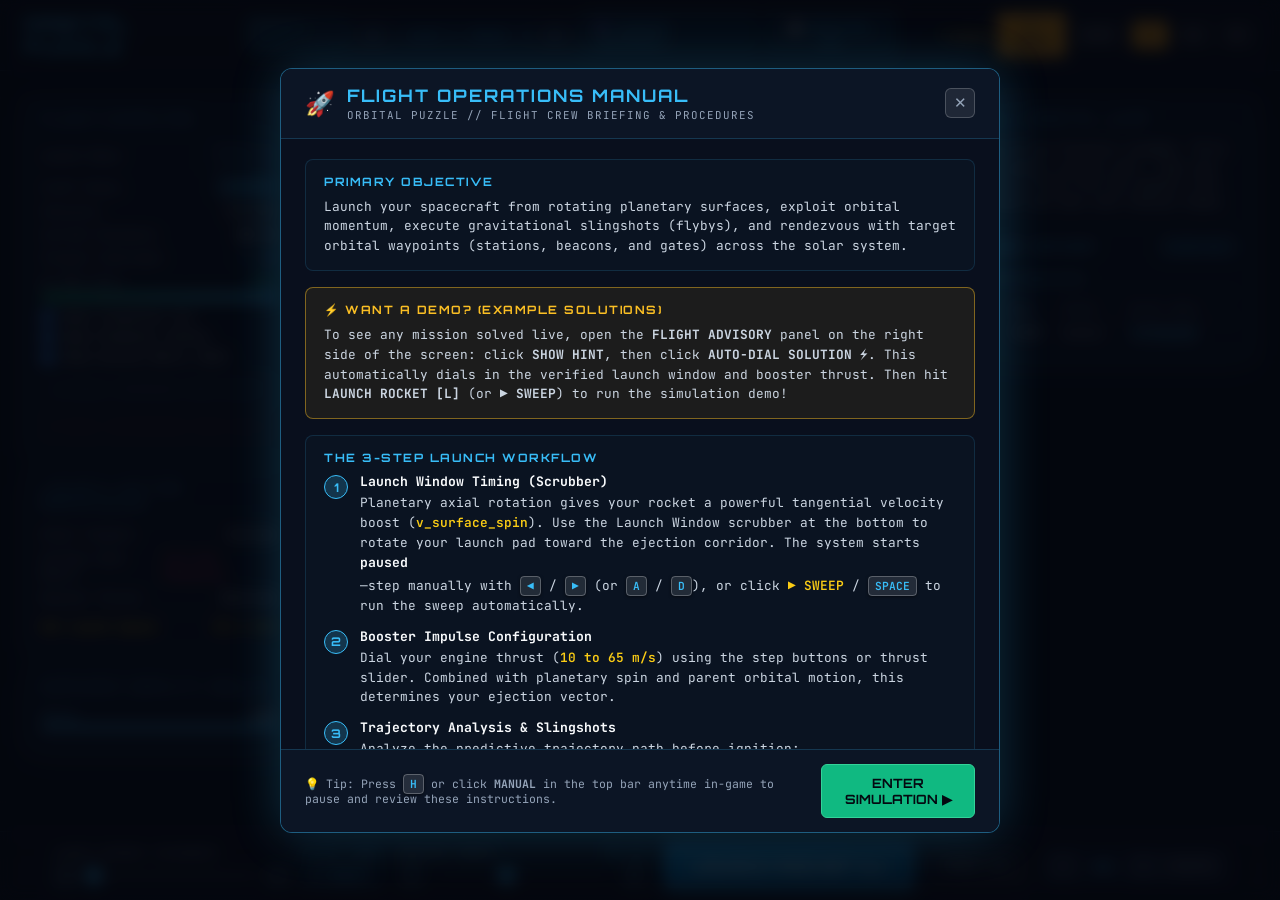
<file: index.html>
<!DOCTYPE html>
<html lang="en">
<head>
  <meta charset="UTF-8">
  <meta name="viewport" content="width=device-width, initial-scale=1.0">
  <title>Orbital Puzzle // Space Mechanics Prototype</title>
  <link rel="stylesheet" href="style.css">
</head>
<body>
  <!-- Canvas container for 2D Solar System simulation -->
  <div id="canvas-container">
    <canvas id="sim-canvas"></canvas>
  </div>

  <!-- UI HUD Layer -->
  <div class="ui-layer">
    <!-- Top Bar -->
    <header class="top-bar interactive">
      <div class="brand">
        <h1>ORBITAL PUZZLE</h1>
        <span class="tag">PHYSICS v0.2</span>
      </div>

      <!-- Scalable Level Navigator & Selector -->
      <div class="level-nav">
        <button class="lvl-nav-btn" id="btn-prev-lvl" title="Previous Mission [Q]">◀</button>
        <select id="select-level" class="hud-select level-dropdown">
          <option value="0">SANDBOX: Full 8 Planets</option>
          <optgroup label="CHAPTER 1: PLANETARY & MOON SUBSYSTEMS (TIER 3)">
            <option value="1" selected>Level 1: Orbital Jump (Terra Subsystem)</option>
            <option value="2">Level 2: The Moon Bridge (Terra & Luna Subsystem)</option>
            <option value="3">Level 3: Jovian Resonance (Zeus & Io Subsystem)</option>
            <option value="4">Level 4: Cronus Ring Run (Cronus & Titan Subsystem)</option>
          </optgroup>
          <optgroup label="CHAPTER 2: INTERPLANETARY SOLAR SYSTEMS (TIER 2)">
            <option value="5">Level 5: Inner Solar Leap (Sol & Astra)</option>
            <option value="6">Level 6: Martian Slingshot (Sol, Terra & Ares)</option>
            <option value="7">Level 7: Retrograde Vortex (Sol, Terra & Aphrodite)</option>
            <option value="8">Level 8: Jovian Catapult (Sol, Terra & Zeus)</option>
          </optgroup>
          <optgroup label="CHAPTER 3: MASTER CLASS MULTI-BODY SYSTEMS">
            <option value="9">Level 9: Triple Assist (Sol, Terra, Ares & Zeus)</option>
            <option value="10">Level 10: Grand Jovian Tour (Sol-to-Zeus Insertion)</option>
          </optgroup>
        </select>
        <button class="lvl-nav-btn" id="btn-next-lvl" title="Next Mission [E]">▶</button>
      </div>

      <!-- Time Controls & Manual -->
      <div class="time-bar">
        <a href="continuum_demo.html" class="manual-btn" style="text-decoration: none; border-color: rgba(56, 189, 248, 0.5); color: #38bdf8;" title="Automated Multi-Scale Cosmic Journey Demo">🌌 COSMIC JOURNEY</a>
        <button class="manual-btn" id="btn-open-manual" title="Flight Operations Manual [H]">📖 MANUAL [H]</button>
        <span class="clock-display" id="telemetry-time">T+00.0s</span>
        <button class="time-btn" id="btn-pause">❚❚ PAUSE</button>
        <button class="time-btn" data-speed="0.5">0.5×</button>
        <button class="time-btn active" data-speed="1.0">1×</button>
        <button class="time-btn" data-speed="2.0">2×</button>
        <button class="time-btn" data-speed="5.0">5×</button>
      </div>
    </header>

    <!-- Main HUD Panels -->
    <main class="main-hud">
      <!-- Left: Flight Telemetry & Mid-Flight Burn Controls -->
      <aside class="telemetry-panel">
        <div class="panel interactive">
          <div class="panel-title">FLIGHT COMPUTER</div>

          <!-- Launch Site Selector -->
          <div class="data-row" style="margin-bottom: 8px;">
            <span class="data-label">Launch Base:</span>
            <select id="select-launch-body" class="hud-select">
              <!-- Dynamically populated -->
            </select>
          </div>

          <div class="data-row">
            <span class="data-label">Craft State:</span>
            <span class="status-badge docked" id="telemetry-status">DOCKED</span>
          </div>
          <div class="data-row">
            <span class="data-label">Velocity:</span>
            <span class="data-value" id="telemetry-speed">0.0 m/s</span>
          </div>
          <div class="data-row">
            <span class="data-label">Current Distance:</span>
            <span class="data-value" id="telemetry-target-dist">--- AU</span>
          </div>
          <div class="data-row">
            <span class="data-label">Closest Intercept:</span>
            <span class="data-value" id="telemetry-closest-dist" style="color: #38bdf8;">--- AU</span>
          </div>
          <button class="hud-btn" id="btn-place-target" style="width: 100%; margin: 2px 0 8px 0; background: rgba(16, 185, 129, 0.15); border-color: rgba(52, 211, 153, 0.4); color: #34d399; font-size: 0.7rem;">📍 SET TARGET [R-CLICK MAP]</button>
          
          <div class="fuel-gauge">
            <div class="data-row" style="margin-bottom: 2px;">
              <span class="data-label">Δv RCS Fuel:</span>
              <span class="data-value" id="fuel-val-label" style="color: #10b981;">100%</span>
            </div>
            <div class="fuel-bar-bg">
              <div class="fuel-bar-fill" id="fuel-bar-fill"></div>
            </div>
          </div>

          <!-- Toggles -->
          <label class="toggle-group">
            <input type="checkbox" id="toggle-trajectory" checked>
            <span>Show Trajectory Arc</span>
          </label>
          <label class="toggle-group" style="margin-top: 4px;">
            <input type="checkbox" id="toggle-orbits" checked>
            <span>Show Planetary Orbits</span>
          </label>
          <label class="toggle-group" style="margin-top: 4px;">
            <input type="checkbox" id="toggle-gravity-wells" checked>
            <span>Show Gravity Wells (SOI)</span>
          </label>

          <div class="burn-controls">
            <button class="hud-btn burn-btn-prograde" id="btn-burn-prograde" disabled title="Hold to fire forward prograde RCS thrusters [P/W]">▲ HOLD: PROGRADE TRIM [P/W]</button>
            <button class="hud-btn burn-btn-retrograde" id="btn-burn-retrograde" disabled title="Hold to fire reverse retrograde RCS thrusters [O/S]">▼ HOLD: RETROGRADE TRIM [O/S]</button>
          </div>
        </div>

        <!-- Launch Velocity Breakdown (Educational HUD) -->
        <div class="panel interactive" id="launch-breakdown-panel">
          <div class="panel-title">LAUNCH VECTOR BREAKDOWN</div>
          <div class="data-row">
            <span class="data-label">Orbit Tangent:</span>
            <span class="data-value" id="calc-v-orbit">0.0 m/s</span>
          </div>
          <div class="data-row">
            <span class="data-label">Surface Spin Boost:</span>
            <span class="data-value" id="calc-v-rot" style="color: #38bdf8;">+0.0 m/s</span>
          </div>
          <div class="data-row">
            <span class="data-label">Booster Thrust:</span>
            <span class="data-value" id="calc-v-boost">0.0 m/s</span>
          </div>
          <div class="data-row" style="border-top: 1px solid rgba(255,255,255,0.1); padding-top: 4px; margin-top: 4px;">
            <span class="data-label" style="font-weight: bold; color: #facc15;">Net Launch Speed:</span>
            <span class="data-value" id="calc-v-total" style="color: #facc15; font-size: 0.85rem;">0.0 m/s</span>
          </div>
        </div>

        <!-- Live Gravitational Pull Breakdown -->
        <div class="panel interactive" id="gravity-influence-panel">
          <div class="panel-title">DOMINANT GRAVITY WELLS</div>
          <div id="gravity-breakdown-list">
            <!-- Dynamically populated -->
          </div>
        </div>
      </aside>

      <!-- Right: Mission Briefing & Intel -->
      <aside class="info-panel">
        <div class="panel interactive" style="max-height: 480px; overflow-y: auto;">
          <div class="panel-title" id="mission-title">MISSION BRIEFING</div>
          <p class="mission-desc" id="mission-desc">
            Analyze the system orbits and rotational directions. Time your launch window carefully.
          </p>

          <!-- Flight Advisory / Hint Card -->
          <div class="hint-container">
            <div class="hint-header">
              <span class="hint-title">💡 FLIGHT ADVISORY</span>
              <button class="hint-btn-toggle" id="btn-toggle-hint">SHOW HINT</button>
            </div>
            <div class="hint-card" id="hint-card" style="display: none;">
              <p class="hint-text" id="hint-desc"></p>
              <button class="hint-apply-btn" id="btn-apply-hint">AUTO-DIAL SOLUTION ⚡</button>
            </div>
          </div>

          <div class="panel-title" style="margin-top: 14px;">SYSTEM BODIES</div>
          <table class="intel-table" id="intel-bodies-table">
            <thead>
              <tr>
                <th>Body</th>
                <th>Mass</th>
                <th>Orbit</th>
                <th>Axial Spin</th>
              </tr>
            </thead>
            <tbody id="intel-bodies-list">
              <!-- Dynamically populated -->
            </tbody>
          </table>
        </div>
      </aside>
    </main>

    <!-- Bottom Launch Control Console -->
    <footer class="bottom-console interactive">
      <!-- Launch Time Window Scrubber with Fine-Step Arrows & Auto-Sweep -->
      <div class="slider-group" style="min-width: 330px;">
        <div class="slider-header">
          <span>LAUNCH WINDOW (SCRUBBER)</span>
          <span id="label-scrub-time">T+0.0s (AIM)</span>
        </div>
        <div class="scrub-row">
          <button class="step-btn" id="btn-scrub-prev" title="Step Back 0.1s [◀ / A]">◀</button>
          <input type="range" id="input-scrub-time" min="0" max="90" value="0" step="0.1">
          <button class="step-btn" id="btn-scrub-next" title="Step Forward 0.1s [▶ / D]">▶</button>
          <button class="sweep-btn" id="btn-scrub-sweep" title="Toggle Auto-Sweep [SPACE]">▶ SWEEP</button>
        </div>
      </div>

      <!-- Booster Thrust Dial with Step Arrows -->
      <div class="slider-group" style="min-width: 250px;">
        <div class="slider-header">
          <span>BOOSTER THRUST</span>
          <span id="label-thrust">28 m/s</span>
        </div>
        <div class="scrub-row">
          <button class="step-btn" id="btn-thrust-prev" title="Decrease Thrust 1 m/s [▼ / Down Arrow]">◀</button>
          <input type="range" id="input-thrust" min="10" max="65" value="28" step="1">
          <button class="step-btn" id="btn-thrust-next" title="Increase Thrust 1 m/s [▲ / Up Arrow]">▶</button>
        </div>
      </div>

      <!-- Main Launch Button -->
      <button class="launch-btn" id="btn-launch">LAUNCH ROCKET [L]</button>

      <!-- Mission Reset & Camera Controls -->
      <button class="reset-btn" id="btn-reset">RESET [R]</button>

      <!-- Precision Zoom & Camera Cluster -->
      <div class="cam-cluster">
        <button class="step-btn" id="btn-zoom-out" title="Precision Zoom Out [－ / -]">－</button>
        <span class="zoom-display" id="label-zoom" title="Current Zoom Level">60%</span>
        <button class="step-btn" id="btn-zoom-in" title="Precision Zoom In [＋ / +]">＋</button>
        <button class="reset-btn" id="btn-recenter" title="Recenter Camera [C]" style="padding: 4px 8px; font-size: 0.7rem;">CENTER</button>
      </div>
    </footer>
  </div>

  <!-- Victory / Defeat Modal -->
  <div class="modal-overlay" id="mission-modal">
    <div class="modal-content">
      <h2 class="modal-title success" id="modal-title">MISSION ACCOMPLISHED!</h2>
      <p class="modal-desc" id="modal-desc">
        Target orbital waypoint captured successfully.
      </p>
      <div class="modal-actions">
        <button class="modal-btn secondary" id="modal-retry-btn">REPLAY</button>
        <button class="modal-btn primary" id="modal-next-btn">NEXT LEVEL ▶</button>
      </div>
    </div>
  </div>

  <!-- In-Game Instructions Modal Overlay (Pops up on initial open) -->
  <div class="modal-overlay active" id="instructions-modal">
    <div class="modal-content instructions-modal-card">
      <div class="modal-header">
        <div class="modal-header-brand">
          <span class="manual-icon">🚀</span>
          <div>
            <h2 class="instructions-title">FLIGHT OPERATIONS MANUAL</h2>
            <span class="instructions-subtitle">ORBITAL PUZZLE // FLIGHT CREW BRIEFING & PROCEDURES</span>
          </div>
        </div>
        <button class="modal-close-btn" id="btn-close-instructions-x" title="Close Manual [ESC]">✕</button>
      </div>

      <div class="instructions-body">
        <!-- Section: Primary Objective -->
        <div class="instructions-section">
          <div class="section-tag">PRIMARY OBJECTIVE</div>
          <p>
            Launch your spacecraft from rotating planetary surfaces, exploit orbital momentum, execute gravitational slingshots (flybys), and rendezvous with target orbital waypoints (stations, beacons, and gates) across the solar system.
          </p>
        </div>

        <!-- Section: Interactive Demo / Auto-Dial -->
        <div class="instructions-section" style="border-color: rgba(251, 191, 36, 0.45); background: rgba(251, 191, 36, 0.08);">
          <div class="section-tag" style="color: #fbbf24;">⚡ WANT A DEMO? (EXAMPLE SOLUTIONS)</div>
          <p>
            To see any mission solved live, open the <strong>FLIGHT ADVISORY</strong> panel on the right side of the screen: click <strong>SHOW HINT</strong>, then click <strong>AUTO-DIAL SOLUTION ⚡</strong>. This automatically dials in the verified launch window and booster thrust. Then hit <strong>LAUNCH ROCKET [L]</strong> (or <strong>▶ SWEEP</strong>) to run the simulation demo!
          </p>
        </div>

        <!-- Section: 3-Step Procedure -->
        <div class="instructions-section">
          <div class="section-tag">THE 3-STEP LAUNCH WORKFLOW</div>
          <div class="guide-steps">
            <div class="guide-step">
              <div class="step-num">1</div>
              <div class="step-info">
                <strong>Launch Window Timing (Scrubber)</strong>
                <p>Planetary axial rotation gives your rocket a powerful tangential velocity boost (<span class="code-hl">v_surface_spin</span>). Use the Launch Window scrubber at the bottom to rotate your launch pad toward the ejection corridor. The system starts <strong>paused</strong>—step manually with <kbd>◀</kbd> / <kbd>▶</kbd> (or <kbd>A</kbd> / <kbd>D</kbd>), or click <span class="code-hl">▶ SWEEP</span> / <kbd>SPACE</kbd> to run the sweep automatically.</p>
              </div>
            </div>

            <div class="guide-step">
              <div class="step-num">2</div>
              <div class="step-info">
                <strong>Booster Impulse Configuration</strong>
                <p>Dial your engine thrust (<span class="code-hl">10 to 65 m/s</span>) using the step buttons or thrust slider. Combined with planetary spin and parent orbital motion, this determines your ejection vector.</p>
              </div>
            </div>

            <div class="guide-step">
              <div class="step-num">3</div>
              <div class="step-info">
                <strong>Trajectory Analysis & Slingshots</strong>
                <p>Analyze the predictive trajectory path before ignition:
                  <ul>
                    <li><strong style="color: #38bdf8;">Chrono Time Pips (+5s, +10s, +15s):</strong> Visual rulers on both your flight path and target orbit to align rendezvous timing at a glance.</li>
                    <li><strong style="color: #fbbf24;">Arrival Node Ghost:</strong> Hologram at closest approach displaying intercept distance and relative velocity (<span class="code-hl">Δv_rel</span>).</li>
                  </ul>
                </p>
              </div>
            </div>
          </div>
        </div>

        <!-- Section: Rendezvous & Docking -->
        <div class="instructions-section">
          <div class="section-tag">RENDEZVOUS & DOCKING</div>
          <div class="guide-grid">
            <div class="guide-card">
              <strong style="color: #34d399;">★ Passive Clamp Capture</strong>
              <p>Entering the target waypoint's Sphere of Influence (green pulsing ring) with relative speed at or below the capture limit automatically locks docking clamps.</p>
            </div>
            <div class="guide-card">
              <strong style="color: #fbbf24;">⚡ Target-Relative Braking</strong>
              <p>Arriving inside the SOI with excess speed? Hold <kbd>SPACE</kbd> or <kbd>S</kbd> inside the SOI to fire RCS thrusters directly opposing your relative drift until capture velocity is reached.</p>
            </div>
          </div>
        </div>

        <!-- Section: Mid-flight Trim -->
        <div class="instructions-section">
          <div class="section-tag">MID-FLIGHT RCS TRIM</div>
          <p>
            Fine-tune your flight path in active flight: hold <kbd>W</kbd> / <kbd>P</kbd> for <strong>Prograde Trim</strong> (accelerate forward to expand orbit) or hold <kbd>S</kbd> / <kbd>O</kbd> for <strong>Retrograde Trim</strong> (burn backward to drop orbit).
          </p>
        </div>

        <!-- Section: Keyboard Cheatsheet -->
        <div class="instructions-section">
          <div class="section-tag">CONTROLS CHEATSHEET</div>
          <div class="kbd-table">
            <div class="kbd-row"><span class="kbd-key"><kbd>L</kbd></span><span>Launch Rocket from Pad</span></div>
            <div class="kbd-row"><span class="kbd-key"><kbd>SPACE</kbd></span><span>Toggle Sweep (Docked) · Target Brake (in SOI) · Pause (Flight)</span></div>
            <div class="kbd-row"><span class="kbd-key"><kbd>◀</kbd> <kbd>▶</kbd> / <kbd>A</kbd> <kbd>D</kbd></span><span>Step Launch Window Time (±0.1s)</span></div>
            <div class="kbd-row"><span class="kbd-key"><kbd>▲</kbd> <kbd>▼</kbd></span><span>Step Booster Thrust (±1 m/s)</span></div>
            <div class="kbd-row"><span class="kbd-key"><kbd>＋</kbd> <kbd>－</kbd></span><span>Precision Zoom In / Out</span></div>
            <div class="kbd-row"><span class="kbd-key"><kbd>C</kbd></span><span>Recenter Camera View</span></div>
            <div class="kbd-row"><span class="kbd-key"><kbd>W</kbd> / <kbd>P</kbd></span><span>Hold: Prograde RCS Trim</span></div>
            <div class="kbd-row"><span class="kbd-key"><kbd>S</kbd> / <kbd>O</kbd></span><span>Hold: Retrograde RCS Trim / Target Brake</span></div>
            <div class="kbd-row"><span class="kbd-key"><kbd>R</kbd></span><span>Reset Mission to Pad</span></div>
            <div class="kbd-row"><span class="kbd-key"><kbd>Q</kbd> / <kbd>E</kbd></span><span>Previous / Next Mission</span></div>
            <div class="kbd-row"><span class="kbd-key"><kbd>H</kbd></span><span>Open / Close Flight Manual (Pauses Game)</span></div>
            <div class="kbd-row"><span class="kbd-key"><kbd>ESC</kbd></span><span>Close Manual / Cancel Target Placement</span></div>
          </div>
        </div>
      </div>

      <div class="modal-footer">
        <span class="footer-tip">💡 Tip: Press <kbd>H</kbd> or click <strong>MANUAL</strong> in the top bar anytime in-game to pause and review these instructions.</span>
        <button class="modal-btn primary" id="btn-enter-simulation">ENTER SIMULATION ▶</button>
      </div>
    </div>
  </div>

  <!-- Main Game Initialization Script -->
  <script type="module">
    import { GameEngine } from './src/game.js';

    const canvas = document.getElementById('sim-canvas');
    const engine = new GameEngine(canvas);
    window.engine = engine;

    // Auto-update UI when level changes
    engine.onLevelLoaded = () => updateMissionIntel();

    // Populate Mission Intel and Launch Site Dropdown
    function updateMissionIntel() {
      const level = engine.currentLevel;
      document.getElementById('mission-title').innerText = level.name.toUpperCase();
      document.getElementById('mission-desc').innerText = level.description;

      // Sync Level Dropdown selector
      const levelSelect = document.getElementById('select-level');
      if (levelSelect) {
        levelSelect.value = String(engine.currentLevelIndex);
      }

      // Sync Hint content and reset card visibility
      const hintDesc = document.getElementById('hint-desc');
      const hintCard = document.getElementById('hint-card');
      const hintBtn = document.getElementById('btn-toggle-hint');
      if (hintDesc) {
        hintDesc.innerText = level.hint || 'Free sandbox flight. Navigate anywhere in the Solar System!';
      }
      if (hintCard) hintCard.style.display = 'none';
      if (hintBtn) hintBtn.innerText = 'SHOW HINT';

      // Populate Launch Site Dropdown
      const selectLaunch = document.getElementById('select-launch-body');
      selectLaunch.innerHTML = '';
      for (const b of engine.bodies) {
        if (b.isStar) continue; // Cannot launch from the sun
        const opt = document.createElement('option');
        opt.value = b.id;
        opt.innerText = b.name;
        if (engine.rocket.dockedBody && engine.rocket.dockedBody.id === b.id) {
          opt.selected = true;
        }
        selectLaunch.appendChild(opt);
      }

      // Populate System Bodies Table
      const tbody = document.getElementById('intel-bodies-list');
      tbody.innerHTML = '';
      for (const b of engine.bodies) {
        const tr = document.createElement('tr');
        const spinBadge = b.rotationSpeed > 0 
          ? '<span class="intel-badge badge-prograde">⟲ Prograde</span>' 
          : (b.rotationSpeed < 0 ? '<span class="intel-badge badge-retrograde">⟳ Retrograde</span>' : 'None');

        tr.innerHTML = `
          <td><strong style="color: ${b.color};">${b.name}</strong></td>
          <td>${b.mass}</td>
          <td>${b.parent ? b.orbitRadius + ' AU' : 'Anchor'}</td>
          <td>${spinBadge}</td>
        `;
        tbody.appendChild(tr);
      }

      // Update initial sliders
      const scrubSlider = document.getElementById('input-scrub-time');
      const scrubLabel = document.getElementById('label-scrub-time');
      if (scrubSlider && scrubLabel) {
        scrubSlider.value = engine.simTime;
        scrubLabel.innerText = `T+${engine.simTime.toFixed(1)}s (AIM)`;
      }

      document.getElementById('input-thrust').value = engine.rocket.launchThrust;
      document.getElementById('label-thrust').innerText = `${engine.rocket.launchThrust} m/s`;
    }

    updateMissionIntel();

    // Hook Launch Site Selector
    document.getElementById('select-launch-body').addEventListener('change', (e) => {
      engine.setLaunchBody(e.target.value);
    });

    // Hook Level Navigation Dropdown & Step Buttons
    document.getElementById('select-level').addEventListener('change', (e) => {
      engine.loadLevel(parseInt(e.target.value));
    });
    document.getElementById('btn-prev-lvl').addEventListener('click', () => {
      engine.prevLevel();
    });
    document.getElementById('btn-next-lvl').addEventListener('click', () => {
      engine.nextLevel();
    });

    // Hook Hint Toggle & Auto-Dial
    document.getElementById('btn-toggle-hint').addEventListener('click', () => {
      const hintCard = document.getElementById('hint-card');
      const hintBtn = document.getElementById('btn-toggle-hint');
      const isHidden = hintCard.style.display === 'none';
      hintCard.style.display = isHidden ? 'block' : 'none';
      hintBtn.innerText = isHidden ? 'HIDE HINT' : 'SHOW HINT';
    });

    document.getElementById('btn-apply-hint').addEventListener('click', () => {
      engine.applyHint();
      const applyBtn = document.getElementById('btn-apply-hint');
      applyBtn.innerText = 'SOLUTION APPLIED ✓';
      setTimeout(() => { applyBtn.innerText = 'AUTO-DIAL SOLUTION ⚡'; }, 1500);
    });

    // Time controls
    document.getElementById('btn-pause').addEventListener('click', () => {
      engine.togglePause();
    });

    document.querySelectorAll('.time-btn[data-speed]').forEach(btn => {
      btn.addEventListener('click', () => {
        document.querySelectorAll('.time-btn[data-speed]').forEach(b => b.classList.remove('active'));
        btn.classList.add('active');
        engine.setTimeScale(parseFloat(btn.dataset.speed));
      });
    });

    // Launch Time Window Scrubber & Booster Thrust Sliders
    const scrubInput = document.getElementById('input-scrub-time');
    const scrubLabel = document.getElementById('label-scrub-time');
    scrubInput.addEventListener('input', (e) => {
      const t = parseFloat(e.target.value);
      scrubLabel.innerText = `T+${t.toFixed(1)}s (AIM)`;
      engine.setScrubTime(t);
    });

    // Fine-Step Scrubber Arrow Buttons (single click + hold to repeat)
    const btnScrubPrev = document.getElementById('btn-scrub-prev');
    const btnScrubNext = document.getElementById('btn-scrub-next');

    function attachStepRepeater(btn, delta) {
      if (!btn) return;
      let intervalId = null;
      let timeoutId = null;

      const stepAction = () => {
        engine.stepScrubTime(delta);
      };

      const start = (e) => {
        e.preventDefault();
        stepAction();
        timeoutId = setTimeout(() => {
          intervalId = setInterval(stepAction, 60);
        }, 280);
      };

      const stop = () => {
        if (timeoutId) clearTimeout(timeoutId);
        if (intervalId) clearInterval(intervalId);
        timeoutId = null;
        intervalId = null;
      };

      btn.addEventListener('mousedown', start);
      btn.addEventListener('mouseup', stop);
      btn.addEventListener('mouseleave', stop);
      btn.addEventListener('touchstart', start, { passive: false });
      btn.addEventListener('touchend', stop);
    }

    attachStepRepeater(btnScrubPrev, -0.1);
    attachStepRepeater(btnScrubNext, 0.1);

    const thrustInput = document.getElementById('input-thrust');
    const thrustLabel = document.getElementById('label-thrust');
    thrustInput.addEventListener('input', (e) => {
      const thrust = parseFloat(e.target.value);
      thrustLabel.innerText = `${thrust} m/s`;
      engine.rocket.launchThrust = thrust;
      engine.computeTrajectory();
      engine.updateHUD();
    });

    // Fine-Step Thrust Arrow Buttons (single click + hold to repeat)
    const btnThrustPrev = document.getElementById('btn-thrust-prev');
    const btnThrustNext = document.getElementById('btn-thrust-next');

    function attachThrustRepeater(btn, delta) {
      if (!btn) return;
      let intervalId = null;
      let timeoutId = null;

      const stepAction = () => {
        engine.stepThrust(delta);
      };

      const start = (e) => {
        e.preventDefault();
        stepAction();
        timeoutId = setTimeout(() => {
          intervalId = setInterval(stepAction, 80);
        }, 280);
      };

      const stop = () => {
        if (timeoutId) clearTimeout(timeoutId);
        if (intervalId) clearInterval(intervalId);
        timeoutId = null;
        intervalId = null;
      };

      btn.addEventListener('mousedown', start);
      btn.addEventListener('mouseup', stop);
      btn.addEventListener('mouseleave', stop);
      btn.addEventListener('touchstart', start, { passive: false });
      btn.addEventListener('touchend', stop);
    }

    attachThrustRepeater(btnThrustPrev, -1);
    attachThrustRepeater(btnThrustNext, 1);

    // Launch & Reset buttons
    document.getElementById('btn-launch').addEventListener('click', () => {
      engine.triggerLaunch();
    });

    document.getElementById('btn-reset').addEventListener('click', () => {
      engine.resetCurrentLevel();
      updateMissionIntel();
    });

    document.getElementById('btn-recenter').addEventListener('click', () => {
      engine.recenterCamera();
    });

    // Precision Zoom Controls (single click + hold to repeat)
    const btnZoomIn = document.getElementById('btn-zoom-in');
    const btnZoomOut = document.getElementById('btn-zoom-out');

    function attachZoomRepeater(btn, isZoomIn) {
      if (!btn) return;
      let intervalId = null;
      let timeoutId = null;

      const zoomAction = () => {
        if (isZoomIn) {
          engine.zoomIn(1.08);
        } else {
          engine.zoomOut(1.08);
        }
      };

      const start = (e) => {
        e.preventDefault();
        zoomAction();
        timeoutId = setTimeout(() => {
          intervalId = setInterval(zoomAction, 50);
        }, 250);
      };

      const stop = () => {
        if (timeoutId) clearTimeout(timeoutId);
        if (intervalId) clearInterval(intervalId);
        timeoutId = null;
        intervalId = null;
      };

      btn.addEventListener('mousedown', start);
      btn.addEventListener('mouseup', stop);
      btn.addEventListener('mouseleave', stop);
      btn.addEventListener('touchstart', start, { passive: false });
      btn.addEventListener('touchend', stop);
    }

    attachZoomRepeater(btnZoomIn, true);
    attachZoomRepeater(btnZoomOut, false);

    // Trajectory toggle
    document.getElementById('toggle-trajectory').addEventListener('change', (e) => {
      engine.showTrajectory = e.target.checked;
      engine.computeTrajectory();
    });

    // Planetary Orbits toggle
    document.getElementById('toggle-orbits').addEventListener('change', (e) => {
      engine.showOrbits = e.target.checked;
    });

    // Gravity Wells toggle
    document.getElementById('toggle-gravity-wells').addEventListener('change', (e) => {
      engine.showGravityWells = e.target.checked;
    });

    // Prograde & Retrograde continuous hold thruster buttons
    const btnPrograde = document.getElementById('btn-burn-prograde');
    const btnRetrograde = document.getElementById('btn-burn-retrograde');

    const startPrograde = (e) => { e.preventDefault(); engine.setTrim('PROGRADE'); };
    const startRetrograde = (e) => { e.preventDefault(); engine.setTrim('RETROGRADE'); };
    const stopTrim = (e) => { e.preventDefault(); engine.setTrim(null); };

    btnPrograde.addEventListener('mousedown', startPrograde);
    btnPrograde.addEventListener('mouseup', stopTrim);
    btnPrograde.addEventListener('mouseleave', stopTrim);
    btnPrograde.addEventListener('touchstart', startPrograde);
    btnPrograde.addEventListener('touchend', stopTrim);

    btnRetrograde.addEventListener('mousedown', startRetrograde);
    btnRetrograde.addEventListener('mouseup', stopTrim);
    btnRetrograde.addEventListener('mouseleave', stopTrim);
    btnRetrograde.addEventListener('touchstart', startRetrograde);
    btnRetrograde.addEventListener('touchend', stopTrim);

    // Place Target button (Sandbox mode)
    document.getElementById('btn-place-target').addEventListener('click', () => {
      engine.isPlacingTarget = !engine.isPlacingTarget;
      engine.updateHUD();
    });

    // Modal buttons
    document.getElementById('modal-retry-btn').addEventListener('click', () => {
      engine.closeModal();
      engine.resetCurrentLevel();
      updateMissionIntel();
    });

    document.getElementById('modal-next-btn').addEventListener('click', () => {
      engine.closeModal();
      engine.nextLevel();
      updateMissionIntel();
    });

    // Flight Operations Manual (Instructions) event listeners
    const btnOpenManual = document.getElementById('btn-open-manual');
    if (btnOpenManual) {
      btnOpenManual.addEventListener('click', () => {
        engine.openInstructions();
      });
    }

    const btnCloseInstX = document.getElementById('btn-close-instructions-x');
    if (btnCloseInstX) {
      btnCloseInstX.addEventListener('click', () => {
        engine.closeInstructions();
      });
    }

    const btnEnterSim = document.getElementById('btn-enter-simulation');
    if (btnEnterSim) {
      btnEnterSim.addEventListener('click', () => {
        engine.closeInstructions();
      });
    }

    const instructionsModal = document.getElementById('instructions-modal');
    if (instructionsModal) {
      instructionsModal.addEventListener('click', (e) => {
        if (e.target === instructionsModal) {
          engine.closeInstructions();
        }
      });
    }

    // Auto-Sweep Toggle Button
    const btnScrubSweep = document.getElementById('btn-scrub-sweep');
    if (btnScrubSweep) {
      btnScrubSweep.addEventListener('click', () => {
        engine.toggleSweep();
      });
    }

    // Main Game Animation Loop
    let lastTime = performance.now();
    function loop(currentTime) {
      const dt = Math.min(0.1, (currentTime - lastTime) / 1000);
      lastTime = currentTime;

      engine.update(dt);
      engine.render();

      requestAnimationFrame(loop);
    }
    requestAnimationFrame(loop);
  </script>
</body>
</html>
</file>
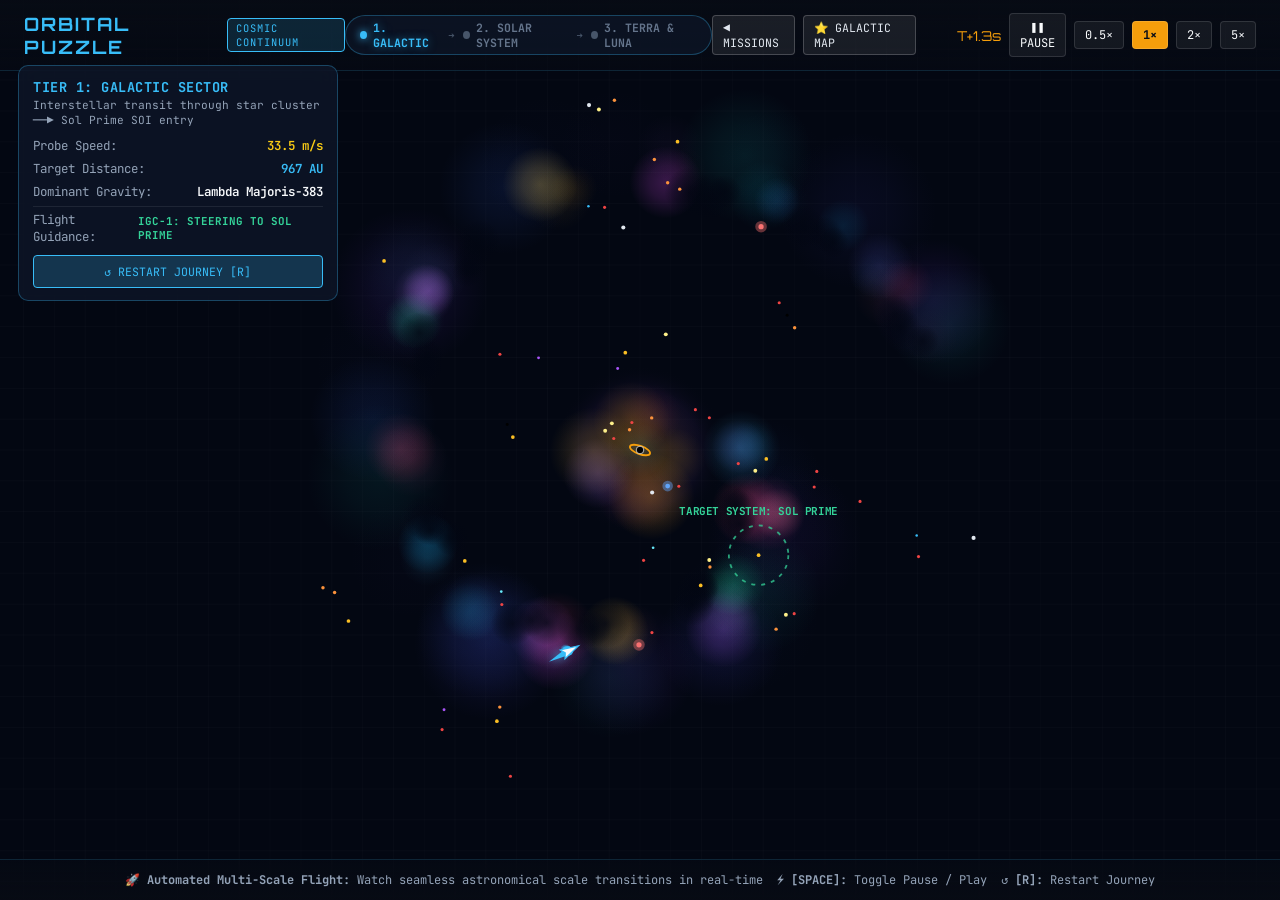
<file: continuum_demo.html>
<!DOCTYPE html>
<html lang="en">
<head>
  <meta charset="UTF-8">
  <meta name="viewport" content="width=device-width, initial-scale=1.0">
  <title>Orbital Puzzle // Cosmic Continuum Demo</title>
  <link rel="stylesheet" href="style.css">
  <style>
    /* Specialized Styles for the Cosmic Journey Continuum Demo */
    .journey-stepper {
      display: flex;
      align-items: center;
      gap: 8px;
      background: rgba(15, 23, 42, 0.65);
      border: 1px solid rgba(56, 189, 248, 0.3);
      border-radius: 20px;
      padding: 4px 14px;
    }
    .stepper-item {
      font-size: 0.72rem;
      font-weight: 700;
      color: #64748b;
      display: flex;
      align-items: center;
      gap: 6px;
      transition: all 0.3s ease;
    }
    .stepper-item.active {
      color: #38bdf8;
      text-shadow: 0 0 8px rgba(56, 189, 248, 0.6);
    }
    .stepper-item.completed {
      color: #34d399;
    }
    .stepper-dot {
      width: 8px;
      height: 8px;
      border-radius: 50%;
      background: #475569;
      transition: all 0.3s ease;
    }
    .stepper-item.active .stepper-dot {
      background: #38bdf8;
      box-shadow: 0 0 8px #38bdf8;
    }
    .stepper-item.completed .stepper-dot {
      background: #34d399;
    }
    .stepper-arrow {
      color: #475569;
      font-size: 0.68rem;
    }

    .telemetry-compact {
      position: absolute;
      top: 65px;
      left: 18px;
      width: 320px;
      background: rgba(15, 23, 42, 0.75);
      backdrop-filter: blur(12px);
      border: 1px solid rgba(56, 189, 248, 0.3);
      border-radius: 10px;
      padding: 12px 14px;
      z-index: 20;
    }
    .stage-title {
      font-size: 0.85rem;
      font-weight: bold;
      color: #38bdf8;
      margin-bottom: 2px;
      letter-spacing: 0.5px;
    }
    .stage-desc {
      font-size: 0.7rem;
      color: #94a3b8;
      margin-bottom: 10px;
      line-height: 1.3;
    }

    .nav-pill {
      background: rgba(255, 255, 255, 0.08);
      border: 1px solid rgba(255, 255, 255, 0.2);
      color: #e2e8f0;
      padding: 4px 10px;
      border-radius: 4px;
      font-size: 0.72rem;
      text-decoration: none;
      display: inline-flex;
      align-items: center;
      gap: 4px;
      transition: all 0.2s;
    }
    .nav-pill:hover {
      background: rgba(56, 189, 248, 0.25);
      border-color: #38bdf8;
      color: #ffffff;
    }
  </style>
</head>
<body>
  <!-- Canvas container for Continuous Multi-Scale simulation -->
  <div id="canvas-container">
    <canvas id="continuum-canvas"></canvas>
  </div>

  <!-- UI HUD Layer -->
  <div class="ui-layer">
    <!-- Top Bar -->
    <header class="top-bar interactive">
      <div class="brand">
        <h1>ORBITAL PUZZLE</h1>
        <span class="tag">COSMIC CONTINUUM</span>
      </div>

      <!-- Multi-Scale Stepper -->
      <div class="journey-stepper">
        <div class="stepper-item active" id="badge-tier-1">
          <span class="stepper-dot"></span>
          <span>1. GALACTIC</span>
        </div>
        <span class="stepper-arrow">➔</span>
        <div class="stepper-item" id="badge-tier-2">
          <span class="stepper-dot"></span>
          <span>2. SOLAR SYSTEM</span>
        </div>
        <span class="stepper-arrow">➔</span>
        <div class="stepper-item" id="badge-tier-3">
          <span class="stepper-dot"></span>
          <span>3. TERRA & LUNA</span>
        </div>
      </div>

      <!-- Navigation links -->
      <div style="display: flex; gap: 8px;">
        <a href="index.html" class="nav-pill" title="Return to Campaign Missions">◀ MISSIONS</a>
        <a href="galactic_demo.html" class="nav-pill" title="Open Galactic Sector Prototype">⭐ GALACTIC MAP</a>
      </div>

      <!-- Time Controls -->
      <div class="time-bar">
        <span class="clock-display" id="telemetry-time">T+00.0s</span>
        <button class="time-btn" id="btn-pause">❚❚ PAUSE</button>
        <button class="time-btn" data-speed="0.5">0.5×</button>
        <button class="time-btn active" data-speed="1.0">1×</button>
        <button class="time-btn" data-speed="2.0">2×</button>
        <button class="time-btn" data-speed="5.0">5×</button>
      </div>
    </header>

    <!-- Compact Floating Telemetry Panel -->
    <aside class="telemetry-compact interactive">
      <div class="stage-title" id="hud-stage-name">TIER 1: GALACTIC SECTOR</div>
      <div class="stage-desc" id="hud-stage-desc">
        Interstellar transit through star cluster ──▶ Sol Prime SOI entry
      </div>

      <div class="data-row">
        <span class="data-label">Probe Speed:</span>
        <span class="data-value" id="telemetry-speed" style="color: #facc15;">0.0 m/s</span>
      </div>
      <div class="data-row">
        <span class="data-label">Target Distance:</span>
        <span class="data-value" id="telemetry-dist" style="color: #38bdf8;">0 AU</span>
      </div>
      <div class="data-row">
        <span class="data-label">Dominant Gravity:</span>
        <span class="data-value" id="telemetry-grav">Interstellar Void</span>
      </div>
      <div class="data-row" style="border-top: 1px solid rgba(255,255,255,0.08); padding-top: 4px; margin-top: 4px;">
        <span class="data-label" style="color: #94a3b8;">Flight Guidance:</span>
        <span class="data-value" id="telemetry-guidance" style="color: #34d399; font-size: 0.68rem; font-weight: bold;">COASTING</span>
      </div>

      <div style="display: flex; gap: 6px; margin-top: 10px;">
        <button class="hud-btn" id="btn-restart" style="flex: 1; background: rgba(56, 189, 248, 0.2); border-color: #38bdf8; color: #38bdf8; font-size: 0.72rem;">↺ RESTART JOURNEY [R]</button>
      </div>
    </aside>

    <!-- Bottom Controls -->
    <footer class="bottom-console interactive">
      <div style="font-size: 0.75rem; color: #94a3b8; display: flex; align-items: center; gap: 14px;">
        <span>🚀 <strong>Automated Multi-Scale Flight:</strong> Watch seamless astronomical scale transitions in real-time</span>
        <span>⚡ <strong>[SPACE]:</strong> Toggle Pause / Play</span>
        <span>↺ <strong>[R]:</strong> Restart Journey</span>
      </div>
    </footer>
  </div>

  <!-- Victory / Debrief Modal -->
  <div class="modal-overlay" id="debrief-modal">
    <div class="modal-content" style="max-width: 520px;">
      <h2 class="modal-title success" style="font-size: 1.3rem;">★ COSMIC CONTINUUM VERIFIED!</h2>
      <p class="modal-desc" style="color: #cbd5e1; font-size: 0.85rem; margin-bottom: 14px;">
        The probe successfully completed the full 3-Tier cosmic transition from the interstellar void, through the Sol solar system, into the Terra-Luna subsystem, and docked with Station Alpha.
      </p>

      <div style="background: rgba(0, 0, 0, 0.35); border-radius: 8px; padding: 12px; margin-bottom: 16px;">
        <div class="data-row">
          <span class="data-label">Tier 1 Galactic Transit:</span>
          <span class="data-value" id="stat-transit-t1" style="color: #38bdf8;">0.0s</span>
        </div>
        <div class="data-row">
          <span class="data-label">Tier 2 Solar Leap:</span>
          <span class="data-value" id="stat-transit-t2" style="color: #38bdf8;">0.0s</span>
        </div>
        <div class="data-row">
          <span class="data-label">Tier 3 Planetary Dock:</span>
          <span class="data-value" id="stat-transit-t3" style="color: #38bdf8;">0.0s</span>
        </div>
        <div class="data-row" style="border-top: 1px solid rgba(255, 255, 255, 0.1); margin-top: 6px; padding-top: 6px;">
          <span class="data-label" style="font-weight: bold; color: #facc15;">Total Journey Time:</span>
          <span class="data-value" id="stat-total-time" style="color: #facc15; font-weight: bold;">0.0s</span>
        </div>
        <div class="data-row">
          <span class="data-label">Slingshot Assists Chained:</span>
          <span class="data-value" id="stat-assists-count" style="color: #34d399;">2 assists</span>
        </div>
      </div>

      <div class="modal-actions">
        <button class="modal-btn secondary" id="modal-replay-btn">REPLAY JOURNEY ↺</button>
        <a href="index.html" class="modal-btn primary" style="text-decoration: none; text-align: center;">CAMPAIGN MISSIONS ▶</a>
      </div>
    </div>
  </div>

  <!-- Bootstrapping Script -->
  <script type="module">
    import { ContinuumDemoApp } from './src/continuum/continuum_demo.js';

    const canvas = document.getElementById('continuum-canvas');
    const app = new ContinuumDemoApp(canvas);
    window.continuumApp = app;

    // Time controls
    const btnPause = document.getElementById('btn-pause');
    btnPause.addEventListener('click', () => {
      app.director.isPaused = !app.director.isPaused;
      btnPause.innerText = app.director.isPaused ? '▶ RESUME' : '❚❚ PAUSE';
      btnPause.classList.toggle('active', app.director.isPaused);
    });

    document.querySelectorAll('.time-btn[data-speed]').forEach(btn => {
      btn.addEventListener('click', () => {
        document.querySelectorAll('.time-btn[data-speed]').forEach(b => b.classList.remove('active'));
        btn.classList.add('active');
        app.director.timeScale = parseFloat(btn.dataset.speed);
      });
    });

    // Restart button
    document.getElementById('btn-restart').addEventListener('click', () => {
      app.restartJourney();
      btnPause.innerText = '❚❚ PAUSE';
      btnPause.classList.remove('active');
    });

    document.getElementById('modal-replay-btn').addEventListener('click', () => {
      app.restartJourney();
      btnPause.innerText = '❚❚ PAUSE';
      btnPause.classList.remove('active');
    });

    // Main animation loop
    let lastTime = performance.now();
    function loop(currentTime) {
      const dt = Math.min(0.1, (currentTime - lastTime) / 1000);
      lastTime = currentTime;

      try {
        app.update(dt);
        app.render();
      } catch (err) {
        console.error("Continuum animation loop error:", err);
      }

      requestAnimationFrame(loop);
    }
    requestAnimationFrame(loop);
  </script>
</body>
</html>
</file>
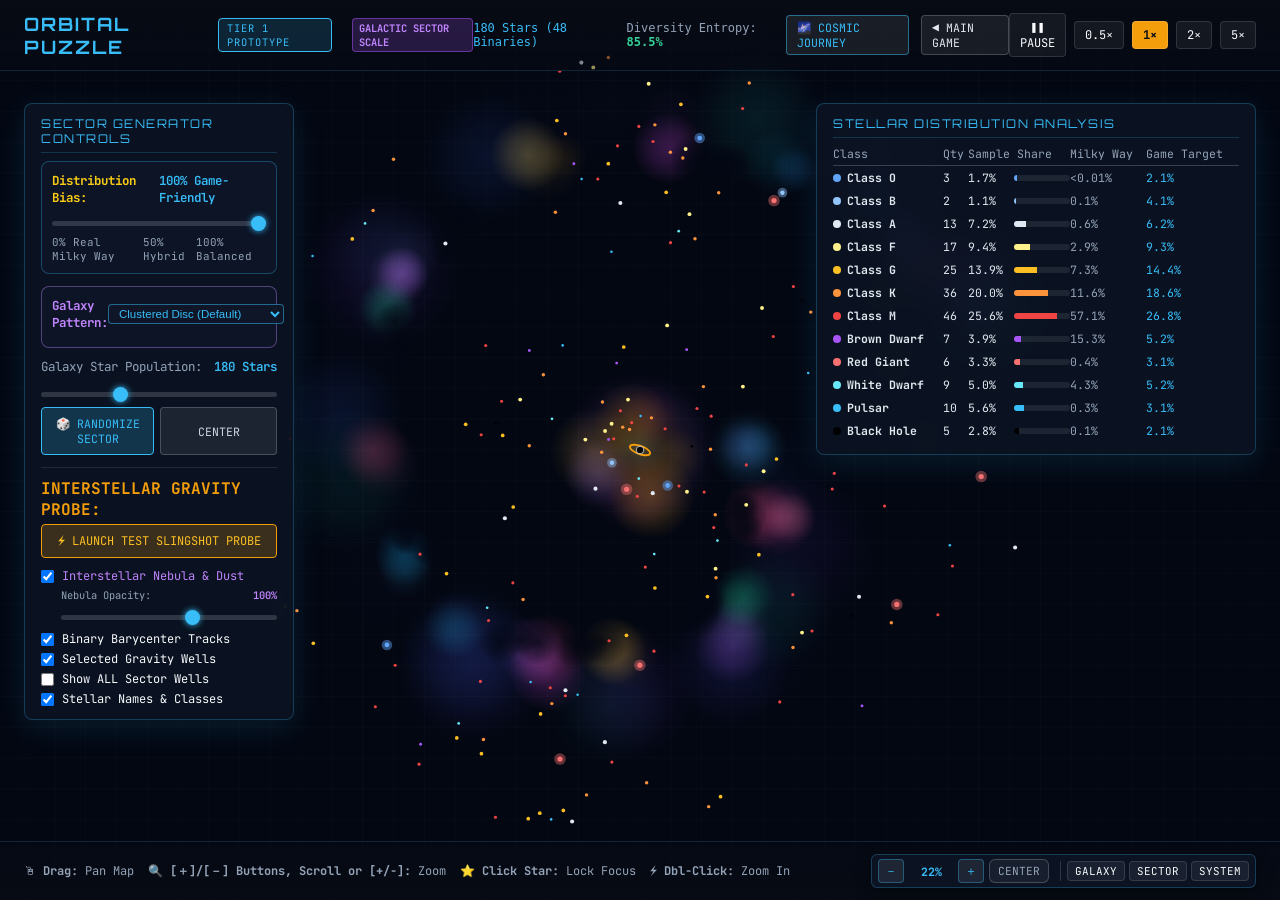
<file: galactic_demo.html>
<!DOCTYPE html>
<html lang="en">
<head>
  <meta charset="UTF-8">
  <meta name="viewport" content="width=device-width, initial-scale=1.0">
  <title>Orbital Puzzle // Galactic Sector Distribution Prototype</title>
  <link rel="stylesheet" href="style.css">
  <style>
    /* Specialized Glassmorphism styles for the Galactic Distribution Demo */
    .galactic-badge {
      display: inline-block;
      padding: 2px 6px;
      font-size: 0.65rem;
      font-weight: 700;
      border-radius: 4px;
      background: rgba(168, 85, 247, 0.2);
      border: 1px solid rgba(168, 85, 247, 0.5);
      color: #c084fc;
      margin-left: 8px;
    }
    .distro-bar-container {
      display: flex;
      align-items: center;
      gap: 6px;
    }
    .distro-bar {
      height: 6px;
      border-radius: 3px;
      transition: width 0.3s ease;
    }
    .blend-slider-box {
      background: rgba(15, 23, 42, 0.65);
      border: 1px solid rgba(56, 189, 248, 0.3);
      border-radius: 8px;
      padding: 10px;
      margin-bottom: 12px;
    }
    .blend-labels {
      display: flex;
      justify-content: space-between;
      font-size: 0.68rem;
      color: #94a3b8;
      margin-top: 4px;
    }
    .star-inspect-card {
      background: rgba(15, 23, 42, 0.85);
      border: 1px solid rgba(56, 189, 248, 0.4);
      border-radius: 8px;
      padding: 12px;
      margin-top: 10px;
      box-shadow: 0 4px 14px rgba(0, 0, 0, 0.4);
    }
    .intel-desc-box {
      font-size: 0.72rem;
      line-height: 1.4;
      color: #cbd5e1;
      margin-top: 6px;
      padding: 6px;
      background: rgba(0, 0, 0, 0.3);
      border-radius: 4px;
      border-left: 2px solid #38bdf8;
    }
    .back-btn {
      background: rgba(255, 255, 255, 0.08);
      border: 1px solid rgba(255, 255, 255, 0.2);
      color: #e2e8f0;
      padding: 4px 10px;
      border-radius: 4px;
      font-size: 0.72rem;
      text-decoration: none;
      display: inline-flex;
      align-items: center;
      gap: 4px;
      transition: all 0.2s;
    }
    .back-btn:hover {
      background: rgba(56, 189, 248, 0.25);
      border-color: #38bdf8;
      color: #ffffff;
    }
  </style>
</head>
<body>
  <!-- Canvas container for Galactic Sector simulation -->
  <div id="canvas-container">
    <canvas id="galactic-canvas"></canvas>
  </div>

  <!-- UI HUD Layer -->
  <div class="ui-layer">
    <!-- Top Bar -->
    <header class="top-bar interactive">
      <div class="brand">
        <h1>ORBITAL PUZZLE</h1>
        <span class="tag">TIER 1 PROTOTYPE</span>
        <span class="galactic-badge">GALACTIC SECTOR SCALE</span>
      </div>

      <div style="display: flex; align-items: center; gap: 12px;">
        <span id="stat-count" style="font-size: 0.75rem; color: #38bdf8; font-family: monospace;">65 Bodies</span>
        <span style="font-size: 0.75rem; color: #94a3b8; font-family: monospace;">Diversity Entropy: <strong id="stat-diversity" style="color: #34d399;">84.2%</strong></span>
        
        <!-- Focus Tracking Badge -->
        <span id="tracking-badge" style="display: none; align-items: center; gap: 6px; padding: 2px 8px; border-radius: 4px; background: rgba(56, 189, 248, 0.15); border: 1px solid rgba(56, 189, 248, 0.4); font-size: 0.72rem; color: #38bdf8; font-family: monospace;">
          🎯 LOCKED: <strong id="tracking-name">SOL PRIME</strong>
          <button id="btn-release-tracking" title="Unlock Camera (Free-Roam)" style="background: none; border: none; color: #f87171; cursor: pointer; font-size: 0.8rem; padding: 0 2px; font-weight: bold;">✕</button>
        </span>

        <a href="continuum_demo.html" class="back-btn" style="border-color: rgba(56, 189, 248, 0.5); color: #38bdf8;" title="Cosmic Continuum Multi-Scale Demo">🌌 COSMIC JOURNEY</a>
        <a href="index.html" class="back-btn" title="Return to Main Game">◀ MAIN GAME</a>
      </div>

      <!-- Time Controls -->
      <div class="time-bar">
        <button class="time-btn" id="btn-pause">❚❚ PAUSE</button>
        <button class="time-btn" data-speed="0.5">0.5×</button>
        <button class="time-btn active" data-speed="1.0">1×</button>
        <button class="time-btn" data-speed="2.0">2×</button>
        <button class="time-btn" data-speed="5.0">5×</button>
      </div>
    </header>

    <!-- Main HUD Panels -->
    <main class="main-hud">
      <!-- Left: Distribution Generator & Sector Settings -->
      <aside class="telemetry-panel">
        <div class="panel interactive">
          <div class="panel-title">SECTOR GENERATOR CONTROLS</div>

          <!-- Blend Slider Box -->
          <div class="blend-slider-box">
            <div class="data-row" style="margin-bottom: 4px;">
              <span class="data-label" style="font-weight: bold; color: #facc15;">Distribution Bias:</span>
              <span class="data-value" id="label-blend" style="color: #38bdf8;">100% Game-Friendly</span>
            </div>
            <input type="range" id="input-blend" min="0" max="1" step="0.05" value="1.0" style="width: 100%;">
            <div class="blend-labels">
              <span>0% Real Milky Way</span>
              <span>50% Hybrid</span>
              <span>100% Balanced</span>
            </div>
          </div>

          <!-- Galaxy Morphology Box -->
          <div class="blend-slider-box" style="border-color: rgba(192, 132, 252, 0.4); margin-bottom: 10px;">
            <div class="data-row" style="margin-bottom: 6px;">
              <span class="data-label" style="font-weight: bold; color: #c084fc;">Galaxy Pattern:</span>
              <select id="select-pattern" style="background: rgba(15,23,42,0.9); color: #38bdf8; border: 1px solid rgba(56,189,248,0.5); border-radius: 4px; padding: 2px 6px; font-size: 0.72rem; outline: none;">
                <option value="legacy" selected>Clustered Disc (Default)</option>
                <option value="spiral">Spiral Galaxy (Multi-Armed)</option>
              </select>
            </div>

            <div id="spiral-controls-container" style="display: none;">
              <!-- Arm Count -->
              <div class="data-row" style="margin-bottom: 4px;">
                <span class="data-label">Spiral Arms:</span>
                <span class="data-value" id="label-arms" style="color: #c084fc;">2 Major Arms</span>
              </div>
              <input type="range" id="input-arms" min="1" max="5" step="1" value="2" style="width: 100%; margin-bottom: 8px;">

              <!-- Arm Winding -->
              <div class="data-row" style="margin-bottom: 4px;">
                <span class="data-label">Spiral Winding:</span>
                <span class="data-value" id="label-winding" style="color: #38bdf8;">3.2 rad</span>
              </div>
              <input type="range" id="input-winding" min="1.5" max="5.0" step="0.1" value="3.2" style="width: 100%; margin-bottom: 8px;">

              <!-- Arm Dispersion -->
              <div class="data-row" style="margin-bottom: 4px;">
                <span class="data-label">Arm Scatter (Width):</span>
                <span class="data-value" id="label-scatter" style="color: #38bdf8;">0.22</span>
              </div>
              <input type="range" id="input-scatter" min="0.08" max="0.45" step="0.02" value="0.22" style="width: 100%;">
            </div>
          </div>

          <!-- Galaxy Star Population Slider -->
          <div class="data-row" style="margin-bottom: 6px;">
            <span class="data-label">Galaxy Star Population:</span>
            <span class="data-value" id="label-star-count" style="color: #38bdf8;">180 Stars</span>
          </div>
          <input type="range" id="input-star-count" min="50" max="450" step="10" value="180" style="width: 100%; margin-bottom: 10px;">

          <!-- Seed Controls -->
          <div style="display: flex; gap: 6px; margin-bottom: 12px;">
            <button class="hud-btn" id="btn-random-seed" style="flex: 1; background: rgba(56, 189, 248, 0.2); border-color: #38bdf8; color: #38bdf8;">🎲 RANDOMIZE SECTOR</button>
            <button class="hud-btn" id="btn-recenter-cam" style="padding: 4px 10px;">CENTER</button>
          </div>

          <!-- Test Probe Launcher -->
          <div style="border-top: 1px solid rgba(255, 255, 255, 0.1); padding-top: 10px; margin-bottom: 10px;">
            <div class="data-label" style="margin-bottom: 4px; font-weight: bold; color: #f59e0b;">INTERSTELLAR GRAVITY PROBE:</div>
            <button class="hud-btn" id="btn-launch-probe" style="width: 100%; background: rgba(245, 158, 11, 0.2); border-color: #f59e0b; color: #fbbf24; font-size: 0.75rem;">⚡ LAUNCH TEST SLINGSHOT PROBE</button>
          </div>

          <!-- Visual Toggles -->
          <label class="toggle-group">
            <input type="checkbox" id="toggle-nebula" checked>
            <span style="color: #c084fc;">Interstellar Nebula & Dust</span>
          </label>
          <div id="nebula-slider-container" style="margin-top: 4px; padding-left: 20px; margin-bottom: 6px;">
            <div class="data-row" style="margin-bottom: 2px;">
              <span class="data-label" style="font-size: 0.65rem;">Nebula Opacity:</span>
              <span class="data-value" id="label-nebula-density" style="color: #c084fc; font-size: 0.65rem;">100%</span>
            </div>
            <input type="range" id="input-nebula-density" min="0.2" max="1.5" step="0.05" value="1.0" style="width: 100%;">
          </div>

          <label class="toggle-group" style="margin-top: 6px;">
            <input type="checkbox" id="toggle-binary-tracks" checked>
            <span>Binary Barycenter Tracks</span>
          </label>
          <label class="toggle-group" style="margin-top: 4px;">
            <input type="checkbox" id="toggle-gravity-wells" checked>
            <span>Selected Gravity Wells</span>
          </label>
          <label class="toggle-group" style="margin-top: 4px;">
            <input type="checkbox" id="toggle-all-wells">
            <span>Show ALL Sector Wells</span>
          </label>
          <label class="toggle-group" style="margin-top: 4px;">
            <input type="checkbox" id="toggle-labels" checked>
            <span>Stellar Names & Classes</span>
          </label>
        </div>
      </aside>

      <!-- Right: Distribution Comparison Table & Selected Star Telemetry -->
      <aside class="info-panel" style="width: 440px;">
        <!-- Live Comparison Table -->
        <div class="panel interactive" style="max-height: 380px; overflow-y: auto;">
          <div class="panel-title">STELLAR DISTRIBUTION ANALYSIS</div>
          <table class="intel-table">
            <thead>
              <tr>
                <th>Class</th>
                <th>Qty</th>
                <th>Sample Share</th>
                <th title="Real Milky Way Census">Milky Way</th>
                <th title="Proposed Game-Friendly Model">Game Target</th>
              </tr>
            </thead>
            <tbody id="distro-table-body">
              <!-- Dynamically populated -->
            </tbody>
          </table>
        </div>

        <!-- Selected Star Telemetry Card -->
        <div class="star-inspect-card" id="selected-star-card" style="display: none;">
          <div class="data-row" style="margin-bottom: 4px;">
            <strong id="card-star-name" style="font-size: 0.85rem; color: #38bdf8;">STAR NAME</strong>
            <span class="status-badge flying" id="card-star-type">Solitary</span>
          </div>
          <div class="data-row">
            <span class="data-label">Classification:</span>
            <span class="data-value" id="card-star-class" style="color: #facc15;">Class G</span>
          </div>
          <div class="data-row">
            <span class="data-label">Surface Temp:</span>
            <span class="data-value" id="card-star-temp">5,600 K</span>
          </div>
          <div class="data-row">
            <span class="data-label">Stellar Mass:</span>
            <span class="data-value" id="card-star-mass">1.0 M☉</span>
          </div>
          <div class="data-row">
            <span class="data-label">Physical Radius:</span>
            <span class="data-value" id="card-star-radius">21 AU</span>
          </div>

          <div class="intel-desc-box" id="card-star-desc">
            Astrophysical description...
          </div>
          <div class="intel-desc-box" id="card-star-mechanic" style="border-left-color: #f59e0b; margin-top: 4px; color: #fde68a;">
            Gameplay mechanics...
          </div>
        </div>
      </aside>
    </main>

    <!-- Bottom Controls -->
    <footer class="bottom-console interactive">
      <div style="font-size: 0.75rem; color: #94a3b8; display: flex; align-items: center; gap: 14px;">
        <span>🖱 <strong>Drag:</strong> Pan Map</span>
        <span>🔍 <strong>[＋]/[－] Buttons, Scroll or [+/-]:</strong> Zoom</span>
        <span>⭐ <strong>Click Star:</strong> Lock Focus</span>
        <span>⚡ <strong>Dbl-Click:</strong> Zoom In</span>
      </div>

      <!-- Precision Zoom & Preset Cluster -->
      <div class="cam-cluster" style="margin-left: auto;">
        <button class="step-btn" id="btn-zoom-out" title="Precision Zoom Out [－ / -]">－</button>
        <span class="zoom-display" id="label-zoom" title="Current Zoom Level">22%</span>
        <button class="step-btn" id="btn-zoom-in" title="Precision Zoom In [＋ / +]">＋</button>
        <button class="reset-btn" id="btn-recenter" title="Recenter Camera View [C]" style="padding: 4px 8px; font-size: 0.7rem;">CENTER</button>

        <!-- Quick Zoom Presets -->
        <div style="display: flex; gap: 4px; margin-left: 6px; border-left: 1px solid rgba(255,255,255,0.15); padding-left: 6px;">
          <button class="time-btn" id="btn-preset-macro" title="Macro Galaxy View [1]" style="padding: 2px 7px; font-size: 0.68rem;">GALAXY</button>
          <button class="time-btn" id="btn-preset-sector" title="Sector Cluster View [2]" style="padding: 2px 7px; font-size: 0.68rem;">SECTOR</button>
          <button class="time-btn" id="btn-preset-system" title="Close System View [3]" style="padding: 2px 7px; font-size: 0.68rem;">SYSTEM</button>
        </div>
      </div>
    </footer>
  </div>

  <!-- Bootstrapping Script -->
  <script type="module">
    import { GalacticDemoApp } from './src/galactic/galactic_demo.js';

    const canvas = document.getElementById('galactic-canvas');
    const app = new GalacticDemoApp(canvas);
    window.app = app;
    window.galacticApp = app;

    // Blend Slider
    const inputBlend = document.getElementById('input-blend');
    const labelBlend = document.getElementById('label-blend');
    inputBlend.addEventListener('input', (e) => {
      const val = parseFloat(e.target.value);
      if (val === 0) labelBlend.innerText = '0% Real Milky Way';
      else if (val === 1) labelBlend.innerText = '100% Game-Friendly';
      else labelBlend.innerText = `${Math.round(val * 100)}% Hybrid Blend`;
      app.setBlend(val);
    });

    // Morphology & Spiral Pattern
    const selectPattern = document.getElementById('select-pattern');
    const spiralContainer = document.getElementById('spiral-controls-container');
    selectPattern.addEventListener('change', (e) => {
      const pat = e.target.value;
      spiralContainer.style.display = pat === 'spiral' ? 'block' : 'none';
      app.setPattern(pat);
    });

    const inputArms = document.getElementById('input-arms');
    const labelArms = document.getElementById('label-arms');
    inputArms.addEventListener('input', (e) => {
      const val = parseInt(e.target.value);
      labelArms.innerText = `${val} ${val === 1 ? 'Arm' : 'Arms'}`;
      app.setArmCount(val);
    });

    const inputWinding = document.getElementById('input-winding');
    const labelWinding = document.getElementById('label-winding');
    inputWinding.addEventListener('input', (e) => {
      const val = parseFloat(e.target.value);
      labelWinding.innerText = `${val.toFixed(1)} rad`;
      app.setWinding(val);
    });

    const inputScatter = document.getElementById('input-scatter');
    const labelScatter = document.getElementById('label-scatter');
    inputScatter.addEventListener('input', (e) => {
      const val = parseFloat(e.target.value);
      labelScatter.innerText = `${val.toFixed(2)}`;
      app.setArmScatter(val);
    });

    // Star Count Slider
    const inputCount = document.getElementById('input-star-count');
    const labelCount = document.getElementById('label-star-count');
    inputCount.addEventListener('input', (e) => {
      const val = parseInt(e.target.value);
      labelCount.innerText = `${val} Stars`;
      app.setStarCount(val);
    });

    // Randomize Seed Button
    document.getElementById('btn-random-seed').addEventListener('click', () => {
      app.randomizeSeed();
    });

    // Recenter
    const recenter = () => {
      app.camera.target = null;
      app.camera.x = 0;
      app.camera.y = 0;
      app.camera.zoom = 0.22;
      app.updateZoomDisplay();
      app.updateTrackingUI();
    };
    document.getElementById('btn-recenter').addEventListener('click', recenter);
    document.getElementById('btn-recenter-cam').addEventListener('click', recenter);

    // Precision Zoom Buttons with Continuous Hold Auto-Repeat
    const btnZoomIn = document.getElementById('btn-zoom-in');
    const btnZoomOut = document.getElementById('btn-zoom-out');

    function attachZoomRepeater(btn, isZoomIn) {
      if (!btn) return;
      let timeoutId = null;
      let intervalId = null;

      const zoomAction = () => {
        if (isZoomIn) {
          app.zoomIn(1.08);
        } else {
          app.zoomOut(1.08);
        }
      };

      const start = (e) => {
        e.preventDefault();
        zoomAction();
        timeoutId = setTimeout(() => {
          intervalId = setInterval(zoomAction, 45);
        }, 220);
      };

      const stop = () => {
        if (timeoutId) clearTimeout(timeoutId);
        if (intervalId) clearInterval(intervalId);
        timeoutId = null;
        intervalId = null;
      };

      btn.addEventListener('mousedown', start);
      btn.addEventListener('mouseup', stop);
      btn.addEventListener('mouseleave', stop);
      btn.addEventListener('touchstart', start, { passive: false });
      btn.addEventListener('touchend', stop);
    }

    attachZoomRepeater(btnZoomIn, true);
    attachZoomRepeater(btnZoomOut, false);

    // Preset Zoom Jumps
    const btnPresetMacro = document.getElementById('btn-preset-macro');
    if (btnPresetMacro) {
      btnPresetMacro.addEventListener('click', () => app.setZoom(0.22));
    }
    const btnPresetSector = document.getElementById('btn-preset-sector');
    if (btnPresetSector) {
      btnPresetSector.addEventListener('click', () => app.setZoom(0.75));
    }
    const btnPresetSystem = document.getElementById('btn-preset-system');
    if (btnPresetSystem) {
      btnPresetSystem.addEventListener('click', () => app.setZoom(1.60));
    }

    // Release tracking button
    const btnRelease = document.getElementById('btn-release-tracking');
    if (btnRelease) {
      btnRelease.addEventListener('click', () => {
        app.camera.target = null;
        app.updateTrackingUI();
      });
    }

    // Keyboard shortcuts for navigation
    window.addEventListener('keydown', (e) => {
      if (e.key === 'Escape') {
        app.camera.target = null;
        app.updateTrackingUI();
      } else if (e.key === 'c' || e.key === 'C') {
        recenter();
      } else if (e.key === '+' || e.key === '=' || e.code === 'NumpadAdd') {
        app.zoomIn(1.15);
      } else if (e.key === '-' || e.key === '_' || e.code === 'NumpadSubtract') {
        app.zoomOut(1.15);
      } else if (e.key === '1') {
        app.setZoom(0.22);
      } else if (e.key === '2') {
        app.setZoom(0.75);
      } else if (e.key === '3') {
        app.setZoom(1.60);
      }
    });

    // Launch Test Probe
    document.getElementById('btn-launch-probe').addEventListener('click', () => {
      app.fireDefaultProbe();
    });

    // Toggles
    const toggleNebula = document.getElementById('toggle-nebula');
    const nebulaContainer = document.getElementById('nebula-slider-container');
    const inputNebulaDensity = document.getElementById('input-nebula-density');
    const labelNebulaDensity = document.getElementById('label-nebula-density');

    if (toggleNebula) {
      toggleNebula.addEventListener('change', (e) => {
        app.setNebulaVisible(e.target.checked);
        if (nebulaContainer) nebulaContainer.style.display = e.target.checked ? 'block' : 'none';
      });
    }

    if (inputNebulaDensity) {
      inputNebulaDensity.addEventListener('input', (e) => {
        const val = parseFloat(e.target.value);
        if (labelNebulaDensity) labelNebulaDensity.innerText = `${Math.round(val * 100)}%`;
        app.setNebulaDensity(val);
      });
    }

    document.getElementById('toggle-binary-tracks').addEventListener('change', (e) => {
      app.showBinaryOrbits = e.target.checked;
    });
    document.getElementById('toggle-gravity-wells').addEventListener('change', (e) => {
      app.showGravityWells = e.target.checked;
    });
    document.getElementById('toggle-all-wells').addEventListener('change', (e) => {
      app.showAllWells = e.target.checked;
    });
    document.getElementById('toggle-labels').addEventListener('change', (e) => {
      app.showLabels = e.target.checked;
    });

    // Time controls
    const btnPause = document.getElementById('btn-pause');
    btnPause.addEventListener('click', () => {
      app.isPaused = !app.isPaused;
      btnPause.innerText = app.isPaused ? '▶ RESUME' : '❚❚ PAUSE';
      btnPause.classList.toggle('active', app.isPaused);
    });

    document.querySelectorAll('.time-btn[data-speed]').forEach(btn => {
      btn.addEventListener('click', () => {
        document.querySelectorAll('.time-btn[data-speed]').forEach(b => b.classList.remove('active'));
        btn.classList.add('active');
        app.timeScale = parseFloat(btn.dataset.speed);
      });
    });

    // Animation loop
    let lastTime = performance.now();
    function loop(currentTime) {
      const dt = Math.min(0.1, (currentTime - lastTime) / 1000);
      lastTime = currentTime;

      app.update(dt);
      app.render();

      requestAnimationFrame(loop);
    }
    requestAnimationFrame(loop);
  </script>
</body>
</html>
</file>
<file: style.css>
@import url('https://fonts.googleapis.com/css2?family=JetBrains+Mono:wght@300;400;600;700&family=Orbitron:wght@500;700;900&display=swap');

:root {
  --bg-dark: #070b14;
  --panel-bg: rgba(13, 22, 38, 0.78);
  --panel-border: rgba(56, 189, 248, 0.25);
  --panel-glow: rgba(56, 189, 248, 0.12);
  --accent-cyan: #38bdf8;
  --accent-blue: #2563eb;
  --accent-emerald: #10b981;
  --accent-rose: #f43f5e;
  --accent-amber: #f59e0b;
  --text-main: #f8fafc;
  --text-muted: #94a3b8;
}

* {
  box-sizing: border-box;
  margin: 0;
  padding: 0;
  user-select: none;
}

body, html {
  width: 100%;
  height: 100%;
  overflow: hidden;
  background-color: var(--bg-dark);
  font-family: 'JetBrains Mono', monospace;
  color: var(--text-main);
}

#canvas-container {
  position: absolute;
  top: 0;
  left: 0;
  width: 100%;
  height: 100%;
  z-index: 1;
}

canvas {
  display: block;
  width: 100%;
  height: 100%;
}

/* -------------------------------------------------------------
 * UI OVERLAYS & PANELS
 * ------------------------------------------------------------- */
.ui-layer {
  position: absolute;
  top: 0;
  left: 0;
  width: 100%;
  height: 100%;
  z-index: 10;
  pointer-events: none;
  display: flex;
  flex-direction: column;
  justify-content: space-between;
}

.interactive {
  pointer-events: auto;
}

.panel {
  background: var(--panel-bg);
  backdrop-filter: blur(12px);
  -webkit-backdrop-filter: blur(12px);
  border: 1px solid var(--panel-border);
  box-shadow: 0 8px 32px 0 var(--panel-glow);
  border-radius: 8px;
  padding: 12px 16px;
}

/* -------------------------------------------------------------
 * TOP NAVIGATION BAR
 * ------------------------------------------------------------- */
.top-bar {
  display: flex;
  justify-content: space-between;
  align-items: center;
  padding: 12px 24px;
  background: linear-gradient(180deg, rgba(7, 11, 20, 0.95) 0%, rgba(7, 11, 20, 0.4) 100%);
  border-bottom: 1px solid rgba(56, 189, 248, 0.15);
}

.brand {
  display: flex;
  align-items: center;
  gap: 12px;
}

.brand h1 {
  font-family: 'Orbitron', sans-serif;
  font-size: 1.15rem;
  letter-spacing: 2px;
  color: var(--accent-cyan);
  text-transform: uppercase;
}

.brand .tag {
  font-size: 0.65rem;
  padding: 2px 8px;
  background: rgba(56, 189, 248, 0.15);
  border: 1px solid var(--accent-cyan);
  border-radius: 4px;
  color: var(--accent-cyan);
  letter-spacing: 1px;
}

.level-nav {
  display: flex;
  align-items: center;
  gap: 6px;
  background: rgba(13, 22, 38, 0.85);
  padding: 4px 8px;
  border-radius: 6px;
  border: 1px solid rgba(56, 189, 248, 0.25);
  box-shadow: 0 4px 16px rgba(0, 0, 0, 0.4);
}

.lvl-nav-btn {
  background: rgba(255, 255, 255, 0.06);
  border: 1px solid rgba(255, 255, 255, 0.15);
  color: var(--accent-cyan);
  padding: 5px 11px;
  font-size: 0.8rem;
  font-family: 'JetBrains Mono', monospace;
  cursor: pointer;
  border-radius: 4px;
  transition: all 0.2s ease;
}

.lvl-nav-btn:hover {
  background: rgba(56, 189, 248, 0.25);
  border-color: var(--accent-cyan);
  box-shadow: 0 0 10px rgba(56, 189, 248, 0.4);
}

.level-dropdown {
  background: #090e1a;
  border: 1px solid rgba(56, 189, 248, 0.35);
  color: var(--accent-cyan);
  font-family: 'JetBrains Mono', monospace;
  font-size: 0.8rem;
  font-weight: 600;
  padding: 5px 10px;
  border-radius: 4px;
  outline: none;
  cursor: pointer;
  max-width: 320px;
  transition: border-color 0.2s ease;
}

.level-dropdown:hover, .level-dropdown:focus {
  border-color: var(--accent-cyan);
  box-shadow: 0 0 10px rgba(56, 189, 248, 0.3);
}

.level-dropdown optgroup {
  background: #070c16;
  color: #94a3b8;
  font-weight: 700;
  font-size: 0.72rem;
  letter-spacing: 1px;
}

.level-dropdown option {
  background: #0d1626;
  color: #f8fafc;
  font-size: 0.8rem;
  padding: 4px 6px;
}

/* Flight Advisory / Hint Card Styles */
.hint-container {
  margin-top: 14px;
  padding-top: 10px;
  border-top: 1px solid rgba(255, 255, 255, 0.1);
}

.hint-header {
  display: flex;
  justify-content: space-between;
  align-items: center;
  margin-bottom: 6px;
}

.hint-title {
  color: #38bdf8;
  font-size: 0.75rem;
  font-weight: 700;
  letter-spacing: 1px;
}

.hint-btn-toggle {
  font-size: 0.68rem;
  padding: 3px 8px;
  background: rgba(56, 189, 248, 0.1);
  border: 1px solid rgba(56, 189, 248, 0.35);
  color: #38bdf8;
  border-radius: 4px;
  cursor: pointer;
  transition: all 0.2s ease;
}

.hint-btn-toggle:hover {
  background: rgba(56, 189, 248, 0.25);
  border-color: var(--accent-cyan);
}

.hint-card {
  background: rgba(14, 165, 233, 0.08);
  border: 1px dashed rgba(56, 189, 248, 0.35);
  border-radius: 6px;
  padding: 10px;
  margin-top: 8px;
  animation: fadeIn 0.25s ease-out;
}

.hint-text {
  font-size: 0.75rem;
  color: #bae6fd;
  line-height: 1.45;
  margin-bottom: 8px;
}

.hint-apply-btn {
  width: 100%;
  font-size: 0.72rem;
  padding: 6px;
  background: rgba(56, 189, 248, 0.2);
  border: 1px solid var(--accent-cyan);
  color: var(--accent-cyan);
  font-weight: 700;
  border-radius: 4px;
  cursor: pointer;
  transition: all 0.2s ease;
  letter-spacing: 0.5px;
}

.hint-apply-btn:hover {
  background: var(--accent-cyan);
  color: #040810;
  box-shadow: 0 0 12px rgba(56, 189, 248, 0.5);
}

.time-bar {
  display: flex;
  align-items: center;
  gap: 8px;
}

.clock-display {
  font-family: 'Orbitron', sans-serif;
  font-size: 0.85rem;
  color: var(--accent-amber);
  min-width: 85px;
  text-align: right;
}

.time-btn {
  background: rgba(255, 255, 255, 0.06);
  border: 1px solid rgba(255, 255, 255, 0.12);
  color: var(--text-main);
  font-family: 'JetBrains Mono', monospace;
  font-size: 0.75rem;
  padding: 5px 10px;
  border-radius: 4px;
  cursor: pointer;
  transition: all 0.15s;
}

.time-btn:hover {
  background: rgba(56, 189, 248, 0.2);
  border-color: var(--accent-cyan);
}

.time-btn.active {
  background: var(--accent-amber);
  color: #090e18;
  font-weight: 700;
}

/* -------------------------------------------------------------
 * MAIN HUD (LEFT & RIGHT)
 * ------------------------------------------------------------- */
.main-hud {
  display: flex;
  justify-content: space-between;
  padding: 12px 24px;
  height: calc(100% - 170px);
}

.telemetry-panel {
  width: 270px;
  display: flex;
  flex-direction: column;
  gap: 12px;
}

.info-panel {
  width: 320px;
  display: flex;
  flex-direction: column;
  gap: 12px;
}

.panel-title {
  font-family: 'Orbitron', sans-serif;
  font-size: 0.75rem;
  letter-spacing: 1.5px;
  color: var(--accent-cyan);
  text-transform: uppercase;
  border-bottom: 1px solid rgba(56, 189, 248, 0.2);
  padding-bottom: 6px;
  margin-bottom: 8px;
}

.data-row {
  display: flex;
  justify-content: space-between;
  align-items: center;
  font-size: 0.78rem;
  margin-bottom: 6px;
}

.data-label {
  color: var(--text-muted);
}

.data-value {
  font-weight: 600;
  color: var(--text-main);
}

.hud-select {
  background: rgba(13, 22, 38, 0.9);
  border: 1px solid rgba(56, 189, 248, 0.4);
  color: #38bdf8;
  font-family: 'JetBrains Mono', monospace;
  font-size: 0.75rem;
  padding: 4px 8px;
  border-radius: 4px;
  outline: none;
  cursor: pointer;
  max-width: 140px;
}

.hud-select option {
  background: #0b1320;
  color: #f8fafc;
}

.status-badge {
  padding: 2px 8px;
  border-radius: 4px;
  font-size: 0.7rem;
  font-weight: 700;
}

.status-badge.docked {
  background: rgba(56, 189, 248, 0.2);
  color: var(--accent-cyan);
  border: 1px solid var(--accent-cyan);
}

.status-badge.flying {
  background: rgba(245, 158, 11, 0.2);
  color: var(--accent-amber);
  border: 1px solid var(--accent-amber);
}

.status-badge.crashed, .status-badge.out_of_bounds {
  background: rgba(244, 63, 94, 0.2);
  color: var(--accent-rose);
  border: 1px solid var(--accent-rose);
}

.status-badge.success {
  background: rgba(16, 185, 129, 0.2);
  color: var(--accent-emerald);
  border: 1px solid var(--accent-emerald);
}

.fuel-gauge {
  margin-top: 4px;
}

.fuel-bar-bg {
  width: 100%;
  height: 8px;
  background: rgba(255, 255, 255, 0.1);
  border-radius: 4px;
  overflow: hidden;
  margin-top: 4px;
}

.fuel-bar-fill {
  height: 100%;
  width: 100%;
  background: linear-gradient(90deg, #10b981 0%, #38bdf8 100%);
  border-radius: 4px;
  transition: width 0.2s ease;
}

/* Gravity Breakdown Bars */
.gravity-bar-row {
  margin-bottom: 6px;
}

.gravity-bar-meta {
  display: flex;
  justify-content: space-between;
  font-size: 0.7rem;
  margin-bottom: 2px;
}

.gravity-bar-track {
  width: 100%;
  height: 5px;
  background: rgba(255, 255, 255, 0.08);
  border-radius: 3px;
  overflow: hidden;
}

.gravity-bar-val {
  height: 100%;
  border-radius: 3px;
  transition: width 0.15s ease;
}

.toggle-group {
  display: flex;
  align-items: center;
  gap: 8px;
  font-size: 0.75rem;
  cursor: pointer;
  margin-top: 8px;
}

.toggle-group input {
  cursor: pointer;
}

.burn-controls {
  margin-top: 8px;
  display: flex;
  flex-direction: column;
  gap: 6px;
}

.hud-btn {
  flex: 1;
  background: rgba(255, 255, 255, 0.08);
  border: 1px solid rgba(255, 255, 255, 0.2);
  color: #cbd5e1;
  font-family: 'JetBrains Mono', monospace;
  font-size: 0.72rem;
  padding: 8px;
  border-radius: 4px;
  cursor: pointer;
  transition: all 0.2s;
  text-align: center;
}

.hud-btn:disabled {
  opacity: 0.35;
  cursor: not-allowed;
  filter: grayscale(0.6);
}

.burn-btn-prograde {
  background: rgba(56, 189, 248, 0.12);
  border: 1px solid rgba(56, 189, 248, 0.35);
  color: #38bdf8;
  font-weight: 600;
  font-size: 0.68rem;
  letter-spacing: 0.5px;
}

.burn-btn-prograde:hover:not(:disabled) {
  background: rgba(56, 189, 248, 0.28);
  border-color: #38bdf8;
  color: #fff;
  box-shadow: 0 0 12px rgba(56, 189, 248, 0.4);
}

.burn-btn-prograde.active {
  background: #0284c7;
  color: #ffffff;
  border-color: #38bdf8;
  box-shadow: 0 0 18px rgba(56, 189, 248, 0.85);
  transform: scale(0.98);
}

.burn-btn-retrograde {
  background: rgba(244, 63, 94, 0.12);
  border: 1px solid rgba(244, 63, 94, 0.35);
  color: #f43f5e;
  font-weight: 600;
  font-size: 0.68rem;
  letter-spacing: 0.5px;
}

.burn-btn-retrograde:hover:not(:disabled) {
  background: rgba(244, 63, 94, 0.28);
  border-color: #f43f5e;
  color: #fff;
  box-shadow: 0 0 12px rgba(244, 63, 94, 0.4);
}

.burn-btn-retrograde.active {
  background: #e11d48;
  color: #ffffff;
  border-color: #f43f5e;
  box-shadow: 0 0 18px rgba(244, 63, 94, 0.85);
  transform: scale(0.98);
}

/* System intel & Breakdown */
.mission-desc {
  font-size: 0.76rem;
  line-height: 1.45;
  color: #cbd5e1;
  margin-bottom: 10px;
}

.intel-table {
  width: 100%;
  font-size: 0.72rem;
  border-collapse: collapse;
  margin-top: 6px;
}

.intel-table th {
  text-align: left;
  color: var(--text-muted);
  font-weight: normal;
  border-bottom: 1px solid rgba(255, 255, 255, 0.1);
  padding-bottom: 4px;
}

.intel-table td {
  padding: 4px 0;
  color: #e2e8f0;
}

.intel-badge {
  font-size: 0.65rem;
  padding: 1px 4px;
  border-radius: 3px;
}

.badge-prograde {
  background: rgba(56, 189, 248, 0.2);
  color: var(--accent-cyan);
}

.badge-retrograde {
  background: rgba(244, 114, 182, 0.2);
  color: #f472b6;
}

/* -------------------------------------------------------------
 * BOTTOM CONSOLE
 * ------------------------------------------------------------- */
.bottom-console {
  display: flex;
  justify-content: center;
  align-items: center;
  flex-wrap: wrap;
  gap: 16px;
  padding: 12px 24px;
  background: linear-gradient(0deg, rgba(7, 11, 20, 0.95) 0%, rgba(7, 11, 20, 0.5) 100%);
  border-top: 1px solid rgba(56, 189, 248, 0.15);
}

.slider-group {
  display: flex;
  flex-direction: column;
  gap: 4px;
  min-width: 170px;
}

.slider-header {
  display: flex;
  justify-content: space-between;
  font-size: 0.72rem;
  color: var(--text-muted);
}

.slider-header span:last-child {
  color: var(--accent-cyan);
  font-weight: 600;
}

.scrub-row {
  display: flex;
  align-items: center;
  gap: 8px;
  width: 100%;
}

.scrub-row input[type="range"] {
  flex: 1;
}

.step-btn {
  background: rgba(255, 255, 255, 0.08);
  border: 1px solid rgba(56, 189, 248, 0.35);
  color: var(--accent-cyan);
  font-family: 'JetBrains Mono', monospace;
  font-size: 0.75rem;
  width: 26px;
  height: 24px;
  display: flex;
  align-items: center;
  justify-content: center;
  border-radius: 4px;
  cursor: pointer;
  transition: all 0.15s ease;
  user-select: none;
  flex-shrink: 0;
}

.step-btn:hover:not(:disabled) {
  background: rgba(56, 189, 248, 0.25);
  border-color: var(--accent-cyan);
  box-shadow: 0 0 8px rgba(56, 189, 248, 0.4);
}

.step-btn:active:not(:disabled) {
  background: var(--accent-cyan);
  color: #040810;
  transform: scale(0.95);
}

.step-btn:disabled {
  opacity: 0.3;
  cursor: not-allowed;
  filter: grayscale(0.7);
}

input[type="range"] {
  -webkit-appearance: none;
  appearance: none;
  height: 5px;
  border-radius: 3px;
  background: rgba(255, 255, 255, 0.15);
  outline: none;
}

input[type="range"]::-webkit-slider-thumb {
  -webkit-appearance: none;
  appearance: none;
  width: 15px;
  height: 15px;
  border-radius: 50%;
  background: var(--accent-cyan);
  cursor: pointer;
  box-shadow: 0 0 6px var(--accent-cyan);
}

.launch-btn {
  background: linear-gradient(135deg, #0284c7 0%, #0369a1 100%);
  border: 1px solid #38bdf8;
  color: #fff;
  font-family: 'Orbitron', sans-serif;
  font-size: 0.9rem;
  font-weight: 700;
  letter-spacing: 1.5px;
  padding: 12px 28px;
  border-radius: 6px;
  cursor: pointer;
  box-shadow: 0 0 20px rgba(56, 189, 248, 0.4);
  transition: all 0.2s ease;
}

.launch-btn:hover:not(:disabled) {
  background: linear-gradient(135deg, #0ea5e9 0%, #0284c7 100%);
  box-shadow: 0 0 28px rgba(56, 189, 248, 0.7);
  transform: translateY(-1px);
}

.launch-btn:disabled {
  opacity: 0.35;
  cursor: not-allowed;
  box-shadow: none;
}

.reset-btn {
  background: rgba(255, 255, 255, 0.05);
  border: 1px solid rgba(255, 255, 255, 0.2);
  color: var(--text-muted);
  font-family: 'JetBrains Mono', monospace;
  font-size: 0.75rem;
  padding: 10px 16px;
  border-radius: 6px;
  cursor: pointer;
  transition: all 0.2s;
}

.reset-btn:hover {
  background: rgba(255, 255, 255, 0.12);
  color: var(--text-main);
  border-color: rgba(255, 255, 255, 0.4);
}

/* -------------------------------------------------------------
 * CAMERA ZOOM CONTROLS
 * ------------------------------------------------------------- */
.cam-cluster {
  display: flex;
  align-items: center;
  gap: 5px;
  background: rgba(13, 22, 38, 0.85);
  padding: 4px 6px;
  border-radius: 6px;
  border: 1px solid rgba(56, 189, 248, 0.25);
  box-shadow: 0 4px 16px rgba(0, 0, 0, 0.4);
}

.zoom-display {
  font-family: 'JetBrains Mono', monospace;
  font-size: 0.72rem;
  font-weight: 700;
  color: var(--accent-cyan);
  min-width: 44px;
  text-align: center;
  user-select: none;
}

/* -------------------------------------------------------------
 * MODAL OVERLAY (SUCCESS / FAIL)
 * ------------------------------------------------------------- */
.modal-overlay {
  position: absolute;
  top: 0;
  left: 0;
  width: 100%;
  height: 100%;
  background: rgba(4, 7, 14, 0.85);
  backdrop-filter: blur(8px);
  z-index: 100;
  display: none;
  justify-content: center;
  align-items: center;
  pointer-events: auto;
}

.modal-overlay.active {
  display: flex;
}

.modal-content {
  background: #0d1626;
  border: 1px solid rgba(56, 189, 248, 0.4);
  box-shadow: 0 0 40px rgba(56, 189, 248, 0.2);
  border-radius: 12px;
  padding: 32px 40px;
  max-width: 480px;
  text-align: center;
}

.modal-title {
  font-family: 'Orbitron', sans-serif;
  font-size: 1.4rem;
  letter-spacing: 2px;
  margin-bottom: 14px;
}

.modal-title.success {
  color: #34d399;
  text-shadow: 0 0 15px rgba(52, 211, 153, 0.5);
}

.modal-title.fail {
  color: #f43f5e;
  text-shadow: 0 0 15px rgba(244, 63, 94, 0.5);
}

.modal-desc {
  font-size: 0.88rem;
  line-height: 1.6;
  color: #cbd5e1;
  margin-bottom: 24px;
}

.modal-actions {
  display: flex;
  justify-content: center;
  gap: 16px;
}

.modal-btn {
  font-family: 'Orbitron', sans-serif;
  font-size: 0.8rem;
  padding: 10px 20px;
  border-radius: 6px;
  cursor: pointer;
  transition: all 0.2s;
}

.modal-btn.primary {
  background: #10b981;
  border: 1px solid #34d399;
  color: #040810;
  font-weight: 700;
}

.modal-btn.primary:hover {
  background: #34d399;
  box-shadow: 0 0 20px rgba(52, 211, 153, 0.6);
}

.modal-btn.secondary {
  background: rgba(255, 255, 255, 0.1);
  border: 1px solid rgba(255, 255, 255, 0.2);
  color: #fff;
}

.modal-btn.secondary:hover {
  background: rgba(255, 255, 255, 0.2);
}

/* -------------------------------------------------------------
 * TOP NAV MANUAL BUTTON
 * ------------------------------------------------------------- */
.manual-btn {
  background: rgba(56, 189, 248, 0.15);
  border: 1px solid rgba(56, 189, 248, 0.4);
  color: var(--accent-cyan);
  font-family: 'Orbitron', sans-serif;
  font-size: 0.72rem;
  letter-spacing: 1px;
  font-weight: 600;
  padding: 6px 12px;
  border-radius: 4px;
  cursor: pointer;
  transition: all 0.2s ease;
  display: flex;
  align-items: center;
  gap: 6px;
  user-select: none;
}

.manual-btn:hover {
  background: rgba(56, 189, 248, 0.28);
  border-color: var(--accent-cyan);
  box-shadow: 0 0 12px rgba(56, 189, 248, 0.45);
  color: #fff;
}

/* -------------------------------------------------------------
 * SCRUB AUTO-SWEEP BUTTON
 * ------------------------------------------------------------- */
.sweep-btn {
  width: auto;
  min-width: 82px;
  padding: 0 10px;
  font-family: 'JetBrains Mono', monospace;
  font-weight: 700;
  font-size: 0.72rem;
  letter-spacing: 0.5px;
  background: rgba(56, 189, 248, 0.12);
  border: 1px solid rgba(56, 189, 248, 0.35);
  color: var(--accent-cyan);
  height: 24px;
  border-radius: 4px;
  cursor: pointer;
  display: flex;
  align-items: center;
  justify-content: center;
  transition: all 0.2s ease;
  user-select: none;
  flex-shrink: 0;
}

.sweep-btn:hover:not(:disabled) {
  background: rgba(56, 189, 248, 0.25);
  border-color: var(--accent-cyan);
  box-shadow: 0 0 10px rgba(56, 189, 248, 0.4);
}

.sweep-btn.sweeping {
  background: rgba(251, 191, 36, 0.2);
  border-color: var(--accent-amber);
  color: var(--accent-amber);
  box-shadow: 0 0 14px rgba(251, 191, 36, 0.45);
  animation: sweepPulse 1.8s infinite alternate ease-in-out;
}

.sweep-btn:disabled {
  opacity: 0.3;
  cursor: not-allowed;
  filter: grayscale(0.7);
}

@keyframes sweepPulse {
  0% { box-shadow: 0 0 6px rgba(251, 191, 36, 0.3); }
  100% { box-shadow: 0 0 16px rgba(251, 191, 36, 0.6); }
}

/* -------------------------------------------------------------
 * INSTRUCTIONS MODAL OVERLAY
 * ------------------------------------------------------------- */
.instructions-modal-card {
  max-width: 720px;
  width: 92%;
  max-height: 85vh;
  display: flex;
  flex-direction: column;
  background: #090f1d;
  border: 1px solid rgba(56, 189, 248, 0.45);
  box-shadow: 0 0 50px rgba(56, 189, 248, 0.22);
  border-radius: 12px;
  padding: 0;
  text-align: left;
  overflow: hidden;
}

.modal-header {
  display: flex;
  justify-content: space-between;
  align-items: center;
  padding: 16px 24px;
  background: rgba(13, 22, 38, 0.95);
  border-bottom: 1px solid rgba(56, 189, 248, 0.2);
}

.modal-header-brand {
  display: flex;
  align-items: center;
  gap: 12px;
}

.manual-icon {
  font-size: 1.5rem;
}

.instructions-title {
  font-family: 'Orbitron', sans-serif;
  font-size: 1.08rem;
  letter-spacing: 2px;
  color: var(--accent-cyan);
  margin: 0;
}

.instructions-subtitle {
  font-size: 0.68rem;
  letter-spacing: 1px;
  color: var(--text-muted);
  display: block;
  margin-top: 2px;
}

.modal-close-btn {
  background: rgba(255, 255, 255, 0.08);
  border: 1px solid rgba(255, 255, 255, 0.2);
  color: var(--text-muted);
  width: 30px;
  height: 30px;
  border-radius: 6px;
  font-size: 0.95rem;
  cursor: pointer;
  display: flex;
  align-items: center;
  justify-content: center;
  transition: all 0.15s ease;
}

.modal-close-btn:hover {
  background: rgba(244, 63, 94, 0.25);
  border-color: #f43f5e;
  color: #fff;
  box-shadow: 0 0 10px rgba(244, 63, 94, 0.4);
}

.instructions-body {
  padding: 20px 24px;
  overflow-y: auto;
  display: flex;
  flex-direction: column;
  gap: 16px;
}

.instructions-section {
  background: rgba(13, 22, 38, 0.6);
  border: 1px solid rgba(56, 189, 248, 0.15);
  border-radius: 8px;
  padding: 14px 18px;
}

.section-tag {
  font-family: 'Orbitron', sans-serif;
  font-size: 0.72rem;
  font-weight: 700;
  letter-spacing: 1.5px;
  color: var(--accent-cyan);
  margin-bottom: 8px;
  text-transform: uppercase;
}

.instructions-section p {
  font-size: 0.8rem;
  line-height: 1.55;
  color: #cbd5e1;
  margin: 0;
}

.instructions-section ul {
  margin: 6px 0 0 18px;
  padding: 0;
  font-size: 0.8rem;
  line-height: 1.5;
  color: #cbd5e1;
}

.instructions-section li {
  margin-bottom: 4px;
}

.code-hl {
  color: #facc15;
  font-family: 'JetBrains Mono', monospace;
  font-weight: 600;
}

.guide-steps {
  display: flex;
  flex-direction: column;
  gap: 12px;
  margin-top: 4px;
}

.guide-step {
  display: flex;
  align-items: flex-start;
  gap: 12px;
}

.step-num {
  width: 24px;
  height: 24px;
  border-radius: 50%;
  background: rgba(56, 189, 248, 0.2);
  border: 1px solid var(--accent-cyan);
  color: var(--accent-cyan);
  font-family: 'Orbitron', sans-serif;
  font-size: 0.75rem;
  font-weight: 700;
  display: flex;
  align-items: center;
  justify-content: center;
  flex-shrink: 0;
  margin-top: 2px;
}

.step-info {
  flex: 1;
}

.step-info strong {
  font-size: 0.82rem;
  color: #f8fafc;
  display: block;
  margin-bottom: 3px;
}

.guide-grid {
  display: grid;
  grid-template-columns: 1fr 1fr;
  gap: 12px;
  margin-top: 4px;
}

.guide-card {
  background: rgba(6, 11, 20, 0.7);
  border: 1px solid rgba(255, 255, 255, 0.08);
  border-radius: 6px;
  padding: 10px 14px;
}

.guide-card strong {
  font-size: 0.8rem;
  display: block;
  margin-bottom: 4px;
}

.guide-card p {
  font-size: 0.76rem;
  line-height: 1.45;
  color: #94a3b8;
  margin: 0;
}

.kbd-table {
  display: grid;
  grid-template-columns: 1fr 1fr;
  gap: 8px 16px;
  margin-top: 6px;
}

.kbd-row {
  display: flex;
  align-items: center;
  gap: 8px;
  font-size: 0.76rem;
  color: #cbd5e1;
}

.kbd-key {
  min-width: 90px;
}

kbd {
  font-family: 'JetBrains Mono', monospace;
  font-size: 0.7rem;
  font-weight: 600;
  background: rgba(255, 255, 255, 0.1);
  border: 1px solid rgba(255, 255, 255, 0.25);
  box-shadow: 0 1px 3px rgba(0, 0, 0, 0.5);
  color: var(--accent-cyan);
  padding: 2px 6px;
  border-radius: 4px;
}

.modal-footer {
  display: flex;
  justify-content: space-between;
  align-items: center;
  padding: 14px 24px;
  background: rgba(13, 22, 38, 0.95);
  border-top: 1px solid rgba(56, 189, 248, 0.2);
  gap: 16px;
}

.footer-tip {
  font-size: 0.72rem;
  color: var(--text-muted);
}
</file>
